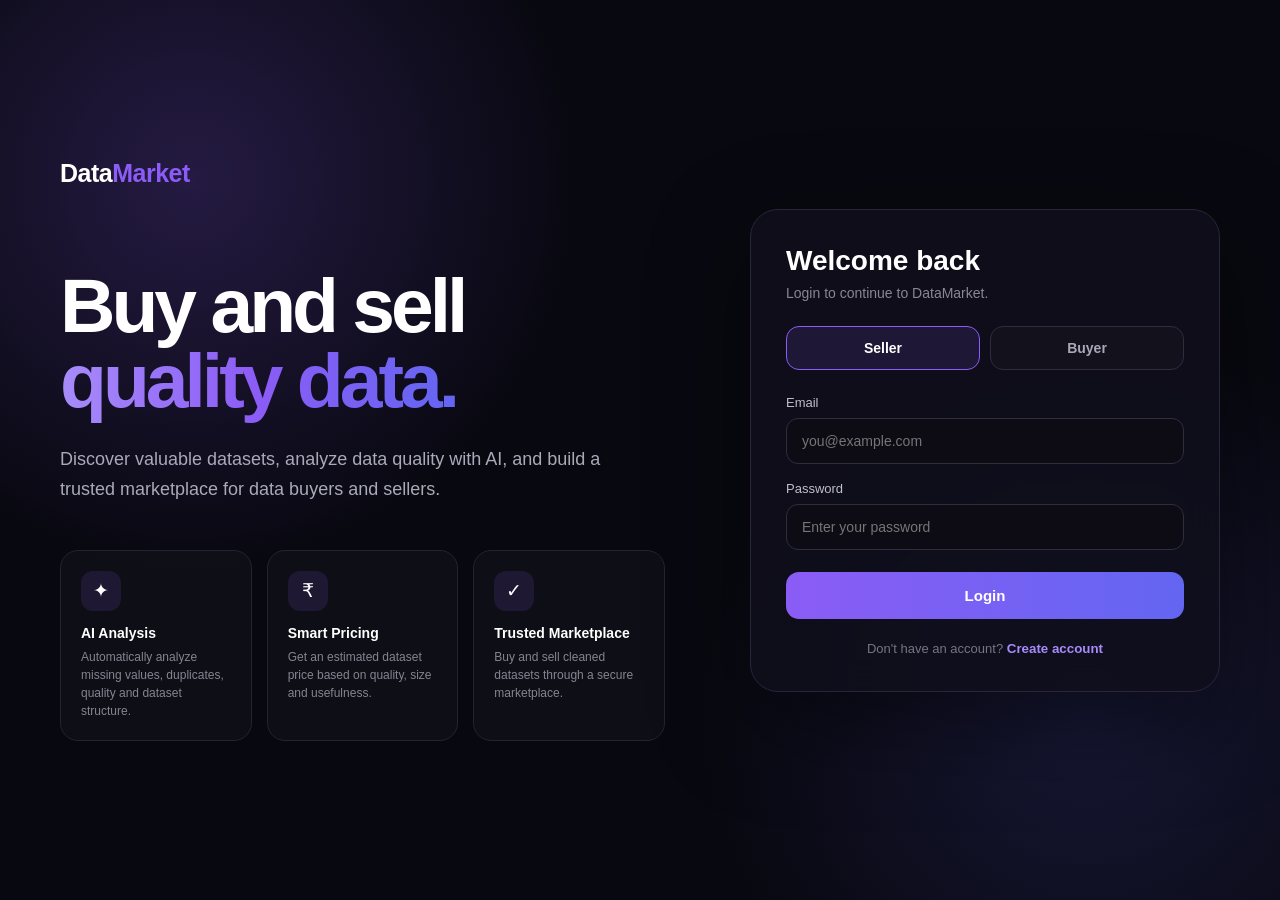
<file: frontend/index.html>
<!DOCTYPE html>
<html lang="en">
<head>
<meta charset="UTF-8">
<meta name="viewport" content="width=device-width, initial-scale=1.0">
<title>DataMarket | Login</title>

<style>
* {
    margin: 0;
    padding: 0;
    box-sizing: border-box;
}

body {
    font-family: Inter, Arial, sans-serif;
    min-height: 100vh;
    background:
        radial-gradient(circle at 15% 20%, rgba(139,92,246,.22), transparent 30%),
        radial-gradient(circle at 85% 80%, rgba(99,102,241,.16), transparent 30%),
        #080810;
    color: #fff;
}

.container {
    min-height: 100vh;
    display: grid;
    grid-template-columns: 1.1fr .9fr;
    gap: 60px;
    max-width: 1250px;
    margin: auto;
    padding: 45px;
    align-items: center;
}

/* LEFT */
.brand {
    font-size: 25px;
    font-weight: 800;
    margin-bottom: 80px;
    letter-spacing: -.5px;
}

.brand span {
    color: #8b5cf6;
}

.hero h1 {
    font-size: clamp(45px, 6vw, 78px);
    line-height: .98;
    letter-spacing: -4px;
    max-width: 650px;
    margin-bottom: 25px;
}

.hero h1 span {
    background: linear-gradient(90deg,#a78bfa,#8b5cf6,#6366f1);
    -webkit-background-clip: text;
    color: transparent;
}

.hero p {
    color: #aaa9b8;
    font-size: 18px;
    line-height: 1.7;
    max-width: 570px;
}

.features {
    display: grid;
    grid-template-columns: repeat(3,1fr);
    gap: 15px;
    margin-top: 45px;
    max-width: 650px;
}

.feature {
    padding: 20px;
    border: 1px solid #252333;
    border-radius: 18px;
    background: rgba(255,255,255,.025);
}

.feature-icon {
    width: 40px;
    height: 40px;
    display: grid;
    place-items: center;
    border-radius: 12px;
    background: rgba(139,92,246,.13);
    margin-bottom: 14px;
    font-size: 19px;
}

.feature h3 {
    font-size: 14px;
    margin-bottom: 7px;
}

.feature p {
    font-size: 12px;
    line-height: 1.5;
    color: #858492;
}

/* AUTH CARD */
.auth-card {
    width: 100%;
    max-width: 470px;
    margin-left: auto;
    padding: 35px;
    border: 1px solid #29263a;
    border-radius: 28px;
    background: rgba(16,15,27,.86);
    box-shadow: 0 30px 100px rgba(0,0,0,.45);
    backdrop-filter: blur(18px);
}

.auth-card h2 {
    font-size: 28px;
    margin-bottom: 8px;
}

.subtitle {
    color: #898795;
    font-size: 14px;
    margin-bottom: 25px;
}

/* ROLE */
.roles {
    display: grid;
    grid-template-columns: 1fr 1fr;
    gap: 10px;
    margin-bottom: 25px;
}

.role-btn {
    border: 1px solid #302c40;
    background: #12111c;
    color: #aaa8b7;
    border-radius: 13px;
    padding: 13px;
    cursor: pointer;
    font-size: 14px;
    font-weight: 700;
    transition: .2s;
}

.role-btn:hover {
    border-color: #7651d8;
}

.role-btn.active {
    color: #fff;
    border-color: #8b5cf6;
    background: rgba(139,92,246,.13);
}

/* FORMS */
.form {
    display: none;
}

.form.active {
    display: block;
}

.field {
    margin-bottom: 17px;
}

.field label {
    display: block;
    font-size: 13px;
    color: #c1bfcc;
    margin-bottom: 8px;
}

.field input {
    width: 100%;
    padding: 14px 15px;
    border-radius: 12px;
    border: 1px solid #302d3d;
    outline: none;
    background: #0d0c15;
    color: white;
    font-size: 14px;
    transition: .2s;
}

.field input:focus {
    border-color: #8b5cf6;
    box-shadow: 0 0 0 3px rgba(139,92,246,.10);
}

.primary-btn {
    width: 100%;
    border: 0;
    border-radius: 13px;
    padding: 15px;
    background: linear-gradient(90deg,#8b5cf6,#6366f1);
    color: white;
    font-size: 15px;
    font-weight: 800;
    cursor: pointer;
    margin-top: 5px;
    transition: .2s;
}

.primary-btn:hover {
    transform: translateY(-1px);
    box-shadow: 0 10px 30px rgba(99,102,241,.25);
}

.switch {
    text-align: center;
    color: #777584;
    font-size: 13px;
    margin-top: 22px;
}

.switch button {
    border: 0;
    background: none;
    color: #a78bfa;
    cursor: pointer;
    font-weight: 700;
}

.message {
    display: none;
    padding: 11px 13px;
    border-radius: 10px;
    margin-bottom: 17px;
    font-size: 13px;
}

.message.error {
    display: block;
    background: rgba(239,68,68,.10);
    border: 1px solid rgba(239,68,68,.25);
    color: #fca5a5;
}

.message.success {
    display: block;
    background: rgba(34,197,94,.10);
    border: 1px solid rgba(34,197,94,.25);
    color: #86efac;
}

/* RESPONSIVE */
@media (max-width: 900px) {
    .container {
        grid-template-columns: 1fr;
        padding: 30px 20px;
    }

    .brand {
        margin-bottom: 45px;
    }

    .auth-card {
        margin: 0 auto;
    }
}

@media (max-width: 550px) {
    .features {
        grid-template-columns: 1fr;
    }

    .hero h1 {
        font-size: 48px;
        letter-spacing: -2px;
    }

    .auth-card {
        padding: 25px;
    }
}
</style>
</head>

<body>

<div class="container">

    <!-- LEFT SIDE -->
    <section>
        <div class="brand">
            Data<span>Market</span>
        </div>

        <div class="hero">
            <h1>
                Buy and sell
                <span>quality data.</span>
            </h1>

            <p>
                Discover valuable datasets, analyze data quality with AI,
                and build a trusted marketplace for data buyers and sellers.
            </p>
        </div>

        <div class="features">

            <div class="feature">
                <div class="feature-icon">✦</div>
                <h3>AI Analysis</h3>
                <p>
                    Automatically analyze missing values, duplicates,
                    quality and dataset structure.
                </p>
            </div>

            <div class="feature">
                <div class="feature-icon">₹</div>
                <h3>Smart Pricing</h3>
                <p>
                    Get an estimated dataset price based on quality,
                    size and usefulness.
                </p>
            </div>

            <div class="feature">
                <div class="feature-icon">✓</div>
                <h3>Trusted Marketplace</h3>
                <p>
                    Buy and sell cleaned datasets through a secure
                    marketplace.
                </p>
            </div>

        </div>
    </section>

    <!-- AUTH -->
    <section class="auth-card">

        <h2 id="authTitle">Welcome back</h2>

        <div class="subtitle" id="authSubtitle">
            Login to continue to DataMarket.
        </div>

        <!-- ROLE -->
        <div class="roles">
            <button
                class="role-btn active"
                id="sellerRole"
                type="button"
                onclick="setRole('seller')">
                Seller
            </button>


            <button
                class="role-btn"
                id="buyerRole"
                type="button"
                onclick="setRole('buyer')">
                Buyer
            </button>
        </div>

        <div id="message" class="message"></div>
    

        <!-- LOGIN -->
        <form id="loginForm" class="form active">

            <div class="field">
                <label>Email</label>
                <input
                    id="loginEmail"
                    type="text"
                    placeholder="you@example.com"
                    required>
            </div>

            <div class="field">
                <label>Password</label>
                <input
                    id="loginPassword"
                    type="password"
                    placeholder="Enter your password"
                    required>
            </div>

            <button class="primary-btn" type="submit">
                Login
            </button>

            <div class="switch">
                Don't have an account?
                <button type="button" onclick="showRegister()">
                    Create account
                </button>
            </div>

        </form>

        <!-- REGISTER -->
        <form id="registerForm" class="form">

            <div class="field">
                <label>Name</label>
                <input
                    id="registerName"
                    type="text"
                    placeholder="Your name"
                    required>
            </div>

            <div class="field">
                <label>Email</label>
                <input
                    id="registerEmail"
                    type="text"
                    placeholder="you@example.com"
                    required>
            </div>

            <div class="field">
                <label>Password</label>
                <input
                    id="registerPassword"
                    type="password"
                    placeholder="Create a password"
                    minlength="6"
                    required>
            </div>

            <button class="primary-btn" type="submit">
                Create Account
            </button>

            <div class="switch">
                Already have an account?
                <button type="button" onclick="showLogin()">
                    Login
                </button>
            </div>

        </form>

    </section>

</div>

<script>
const API = "http://127.0.0.1:8000";

let selectedRole = "seller";

function setRole(role) {

    selectedRole = role;

    document.getElementById("sellerRole")
        .classList.toggle("active", role === "seller");

    document.getElementById("buyerRole")
        .classList.toggle("active", role === "buyer");

    clearMessage();
}

function showRegister() {

    document.getElementById("loginForm")
        .classList.remove("active");

    document.getElementById("registerForm")
        .classList.add("active");

    document.getElementById("authTitle").textContent =
        "Create your account";

    document.getElementById("authSubtitle").textContent =
        "Join DataMarket as a seller or buyer.";

    clearMessage();
}

function showLogin() {

    document.getElementById("registerForm")
        .classList.remove("active");

    document.getElementById("loginForm")
        .classList.add("active");

    document.getElementById("authTitle").textContent =
        "Welcome back";

    document.getElementById("authSubtitle").textContent =
        "Login to continue to DataMarket.";

    clearMessage();
}

function showMessage(message, type = "error") {

    const box = document.getElementById("message");

    box.textContent = message;
    box.className = "message " + type;
}

function clearMessage() {

    const box = document.getElementById("message");

    box.textContent = "";
    box.className = "message";
}


/* LOGIN */
document.getElementById("loginForm")
.addEventListener("submit", async function(e) {

    e.preventDefault();

    clearMessage();

    const email =
        document.getElementById("loginEmail").value.trim();

    const password =
        document.getElementById("loginPassword").value;

    if (!email || !password) {
        showMessage("Please enter email and password.");
        return;
    }

    try {

        const response = await fetch(API + "/login", {
            method: "POST",
            headers: {
                "Content-Type": "application/json"
            },
            body: JSON.stringify({
                email: email,
                password: password,
                role: selectedRole
            })
        });

        const data = await response.json();

        if (!response.ok) {
            throw new Error(
                data.detail || "Login failed."
            );
        }

        const token =
            data.token ||
            data.access_token ||
            data.accessToken;

        if (!token) {
            throw new Error(
                "Login successful but server did not return a token."
            );
        }

        localStorage.setItem("authToken", token);
        localStorage.setItem("access_token", token);
        localStorage.setItem("role", selectedRole);

        if (data.user) {
            localStorage.setItem(
                "user",
                JSON.stringify(data.user)
            );
        }

        showMessage(
            "Login successful. Redirecting...",
            "success"
        );

      if (selectedRole === "seller") {
    window.location.assign("./seller.html");
} else {
    window.location.assign("./buyer.html");
}

    } catch (error) {

        showMessage(
            error.message || "Unable to connect to server."
        );

    }

});


/* REGISTER */
document.getElementById("registerForm")
.addEventListener("submit", async function(e) {

    e.preventDefault();

    clearMessage();

    const name =
        document.getElementById("registerName").value.trim();

    const email =
        document.getElementById("registerEmail").value.trim();

    const password =
        document.getElementById("registerPassword").value;

    if (!name || !email || !password) {
        showMessage("Please fill all fields.");
        return;
    }

    if (password.length < 6) {
        showMessage(
            "Password must be at least 6 characters."
        );
        return;
    }

    try {

        const response = await fetch(API + "/register", {
            method: "POST",
            headers: {
                "Content-Type": "application/json"
            },
            body: JSON.stringify({
                name: name,
                email: email,
                password: password,
                role: selectedRole
            })
        });

        const data = await response.json();

        if (!response.ok) {
            throw new Error(
                data.detail || "Registration failed."
            );
        }

        showMessage(
            "Account created successfully. Please login.",
            "success"
        );

        document.getElementById("loginEmail").value = email;
        document.getElementById("loginPassword").value = "";

        setTimeout(function() {
            showLogin();
        }, 700);

    } catch (error) {

        showMessage(
            error.message || "Unable to connect to server."
        );

    }

});
</script>

</body>
</html>
</file>
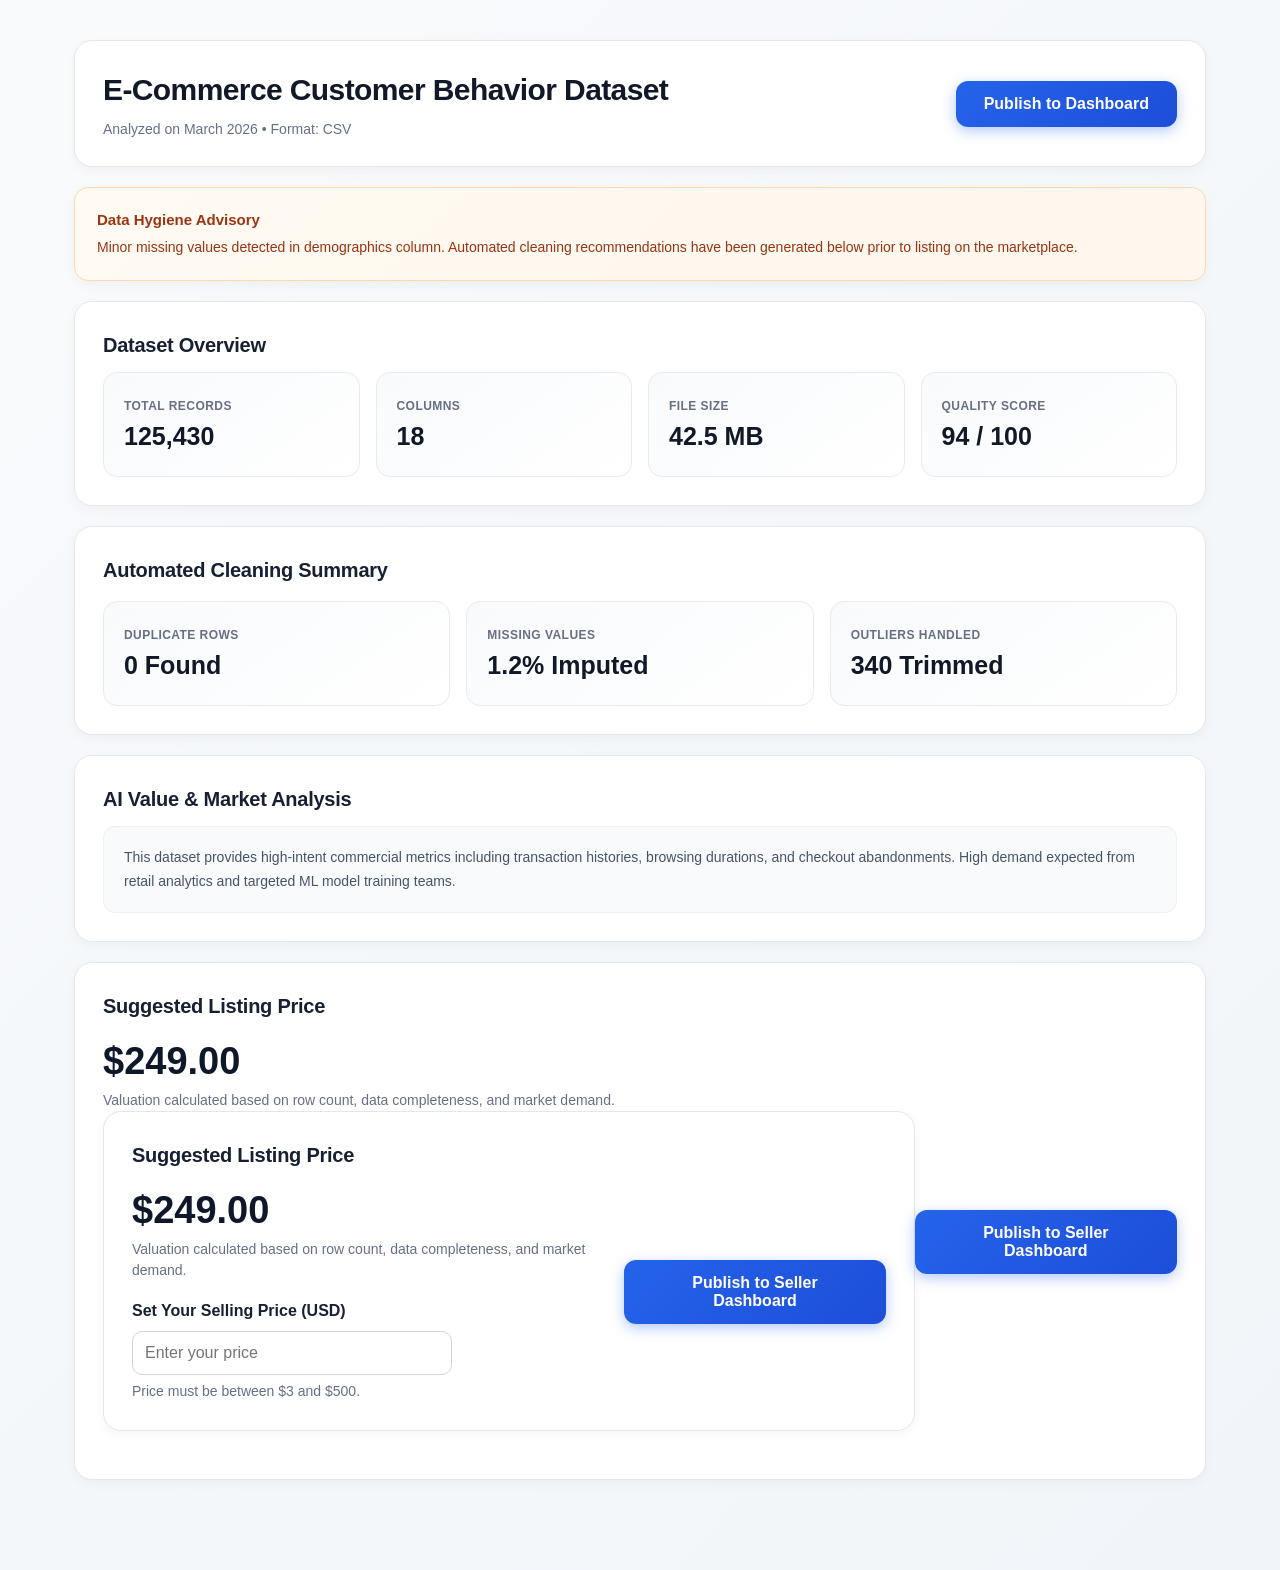
<file: frontend/analysis.html>
<!DOCTYPE html>
<html lang="en">
<head>
  <meta charset="UTF-8">
  <meta name="viewport" content="width=device-width, initial-scale=1.0">
  <title>DataMarket | Dataset Analysis</title>
  <style>
    /* =========================================================
       GLOBAL & RESET
    ========================================================= */
    * {
      box-sizing: border-box;
      margin: 0;
      padding: 0;
    }

    html {
      scroll-behavior: smooth;
    }

    body {
      font-family: Inter, -apple-system, BlinkMacSystemFont, "Segoe UI", Arial, sans-serif;
      background: linear-gradient(135deg, #f8fafc 0%, #f1f5f9 100%);
      color: #172033;
      line-height: 1.5;
      min-height: 100vh;
    }

    /* =========================================================
       CONTAINER & CARDS
    ========================================================= */
    .container {
      width: 100%;
      max-width: 1180px;
      margin: 0 auto;
      padding: 40px 24px 70px;
    }

    .card {
      background: #ffffff;
      border: 1px solid #e5e7eb;
      border-radius: 18px;
      padding: 28px;
      margin-bottom: 20px;
      box-shadow: 0 4px 12px rgba(15, 23, 42, 0.035);
      transition: box-shadow 0.2s ease, border-color 0.2s ease;
    }

    .card:hover {
      border-color: #dbe1ea;
      box-shadow: 0 10px 28px rgba(15, 23, 42, 0.06);
    }

    /* =========================================================
       HEADER & TYPOGRAPHY
    ========================================================= */
    .header {
      display: flex;
      justify-content: space-between;
      align-items: center;
      gap: 24px;
      padding: 26px 28px;
    }

    .header h1 {
      font-size: 30px;
      font-weight: 750;
      letter-spacing: -0.6px;
      color: #111827;
      margin-bottom: 7px;
    }

    .muted {
      color: #667085;
      font-size: 14px;
    }

    h2 {
      font-size: 20px;
      font-weight: 700;
      color: #172033;
      letter-spacing: -0.25px;
      margin-bottom: 12px;
    }

    /* =========================================================
       WARNING BOX
    ========================================================= */
    .warning {
      background: linear-gradient(135deg, #fffaf2, #fff7ed);
      border: 1px solid #fed7aa;
      color: #9a3412;
      padding: 20px 22px;
      border-radius: 14px;
    }

    .warning strong {
      font-size: 15px;
    }

    .warning p {
      color: #9a3412;
      font-size: 14px;
      line-height: 1.7;
      margin-top: 4px;
    }

    /* =========================================================
       STATS & CLEANING GRID
    ========================================================= */
    .stats {
      display: grid;
      grid-template-columns: repeat(4, minmax(0, 1fr));
      gap: 16px;
    }

    .stat, .clean-item {
      background: linear-gradient(145deg, #f8fafc, #ffffff);
      border: 1px solid #e7ebf0;
      padding: 20px;
      border-radius: 14px;
      min-height: 105px;
      display: flex;
      flex-direction: column;
      justify-content: center;
      transition: transform 0.2s ease, box-shadow 0.2s ease, border-color 0.2s ease;
    }

    .stat:hover, .clean-item:hover {
      transform: translateY(-2px);
      border-color: #d9dee8;
      box-shadow: 0 8px 20px rgba(15, 23, 42, 0.05);
    }

    .stat span, .clean-item span {
      color: #667085;
      font-size: 12px;
      font-weight: 600;
      text-transform: uppercase;
      letter-spacing: 0.45px;
      margin-bottom: 6px;
    }

    .stat strong, .clean-item strong {
      display: block;
      font-size: 25px;
      line-height: 1.2;
      color: #111827;
      font-weight: 750;
    }

    .cleaning-grid {
      display: grid;
      grid-template-columns: repeat(3, minmax(0, 1fr));
      gap: 16px;
      margin-top: 16px;
    }

    /* =========================================================
       AI ANALYSIS & PRICING
    ========================================================= */
    .analysis {
      line-height: 1.75;
      margin-top: 12px;
      color: #475467;
      font-size: 14px;
    }

    #aiAnalysis {
      background: #f8fafc;
      border: 1px solid #edf0f4;
      border-radius: 12px;
      padding: 18px 20px;
      color: #475467;
    }

    .price-container {
      display: flex;
      justify-content: space-between;
      align-items: center;
      margin-top: 10px;
    }

    .price {
      font-size: 38px;
      font-weight: 800;
      color: #0f172a;
    }

    .publish-btn {
      background: linear-gradient(135deg, #2563eb, #1d4ed8);
      color: #ffffff;
      border: none;
      padding: 14px 28px;
      font-size: 16px;
      font-weight: 600;
      border-radius: 12px;
      cursor: pointer;
      box-shadow: 0 4px 14px rgba(37, 99, 235, 0.35);
      transition: all 0.2s ease;
    }

    .publish-btn:hover {
      background: linear-gradient(135deg, #1d4ed8, #1e40af);
      box-shadow: 0 6px 20px rgba(37, 99, 235, 0.45);
      transform: translateY(-1px);
    }

    /* Responsive scaling */
    @media (max-width: 768px) {
      .stats { grid-template-columns: repeat(2, 1fr); }
      .cleaning-grid { grid-template-columns: 1fr; }
      .header { flex-direction: column; align-items: flex-start; }
      .price-container { flex-direction: column; align-items: flex-start; gap: 16px; }
    }
  </style>
</head>
<body>

  <div class="container">
    
    <!-- HEADER CARD -->
    <div class="card header">
      <div>
        <h1 id="datasetTitle">E-Commerce Customer Behavior Dataset</h1>
        <p class="muted" id="datasetMeta">Analyzed on March 2026 • Format: CSV</p>
      </div>
      <div>
        <button class="publish-btn" onclick="publishDataset()">Publish to Dashboard</button>
      </div>
    </div>

    <!-- QUALITY WARNING -->
    <div class="card warning">
      <strong>Data Hygiene Advisory</strong>
      <p id="warningText">Minor missing values detected in demographics column. Automated cleaning recommendations have been generated below prior to listing on the marketplace.</p>
    </div>

    <!-- METRICS GRID -->
    <div class="card">
      <h2>Dataset Overview</h2>
      <div class="stats">
        <div class="stat">
          <span>Total Records</span>
          <strong id="totalRows">125,430</strong>
        </div>
        <div class="stat">
          <span>Columns</span>
          <strong id="totalCols">18</strong>
        </div>
        <div class="stat">
          <span>File Size</span>
          <strong id="fileSize">42.5 MB</strong>
        </div>
        <div class="stat">
          <span>Quality Score</span>
          <strong id="qualityScore">94 / 100</strong>
        </div>
      </div>
    </div>

    <!-- DATA CLEANING -->
    <div class="card">
      <h2>Automated Cleaning Summary</h2>
      <div class="cleaning-grid">
        <div class="clean-item">
          <span>Duplicate Rows</span>
          <strong id="duplicates">0 Found</strong>
        </div>
        <div class="clean-item">
          <span>Missing Values</span>
          <strong id="missingValues">1.2% Imputed</strong>
        </div>
        <div class="clean-item">
          <span>Outliers Handled</span>
          <strong id="outliers">340 Trimmed</strong>
        </div>
      </div>
    </div>

    <!-- AI ANALYSIS -->
    <div class="card">
      <h2>AI Value & Market Analysis</h2>
      <div id="aiAnalysis" class="analysis">
        This dataset provides high-intent commercial metrics including transaction histories, browsing durations, and checkout abandonments. High demand expected from retail analytics and targeted ML model training teams.
      </div>
    </div>

    <!-- PRICING & PUBLISH -->
    <div class="card">
      <h2>Suggested Listing Price</h2>
      <div class="price-container">
        <div>
          <div class="price" id="recommendedPrice">$249.00</div>
          <p class="muted">Valuation calculated based on row count, data completeness, and market demand.</p>
          <div class="card">
            <h2>Suggested Listing Price</h2>
                    
            <div class="price-container">
              <div>
                <div class="price" id="recommendedPrice">$249.00</div>
                <p class="muted">Valuation calculated based on row count, data completeness, and market demand.</p>
              
                <!-- Seller price input: yahan add kiya hai -->
                <div style="margin-top: 18px;">
                  <label for="sellerPrice" style="display:block; font-weight:600; margin-bottom:8px;">
                    Set Your Selling Price (USD)
                  </label>
                
                  <input
                    type="number"
                    id="sellerPrice"
                    min="3"
                    max="500"
                    step="0.01"
                    placeholder="Enter your price"
                    style="width:100%; max-width:320px; padding:12px; border:1px solid #d1d5db; border-radius:10px; font-size:16px;"
                  >
                
                  <p class="muted" style="margin-top:6px;">Price must be between $3 and $500.</p>
                </div>
              </div>
            
              <button class="publish-btn" onclick="publishDataset()">Publish to Seller Dashboard</button>
            </div>
          </div>
        </div>
        <button class="publish-btn" onclick="publishDataset()">Publish to Seller Dashboard</button>
      </div>
    </div>

  </div>

  <script>
    // Sample Data Setup
    // const datasetData = {
    //   id: "ds_" + Date.now(),
    //   title: "E-Commerce Customer Behavior Dataset",
    //   meta: "Analyzed on March 2026 • Format: CSV",
    //   rows: "125,430",
    //   cols: "18",
    //   size: "42.5 MB",
    //   score: "94 / 100",
    //   price: "$249.00",
    //   status: "Published",
    //   dateAdded: new Date().toLocaleDateString()
    // };

    async function publishDataset() {
  const token =
    localStorage.getItem("access_token") ||
    localStorage.getItem("authToken");

  if (!token) {
    alert("Please login as the seller first.");
    return;
  }

  // Get the real dataset saved by the upload/analysis flow
  let dataset = null;

  try {
    const saved =
      sessionStorage.getItem("analysisResult") ||
      localStorage.getItem("analysisResult");

    if (saved) {
      const parsed = JSON.parse(saved);
      dataset = parsed.dataset || parsed;
    }
  } catch (error) {
    console.error("Could not read analysis dataset:", error);
  }

  if (!dataset || !dataset.id) {
    alert(
      "Real dataset ID not found. Open Analysis from your uploaded dataset and try again."
    );
    return;
  }

  const priceText = document.getElementById("sellerPrice").value.trim();

if (!priceText) {
  alert("Please enter your selling price.");
  document.getElementById("sellerPrice").focus();
  return;
}

const price = Number(priceText);

if (!Number.isFinite(price) || price < 3 || price > 500) {
  alert("Price must be between $3 and $500.");
  return;
}

  

  

  if (!confirm(`Publish this dataset for $${price.toFixed(2)}?`)) {
    return;
  }

  try {
    const response = await fetch(
      `http://127.0.0.1:8000/publish-dataset/${encodeURIComponent(dataset.id)}`,
      {
        method: "POST",
        headers: {
          "Authorization": `Bearer ${token}`,
          "Content-Type": "application/json"
        },
        body: JSON.stringify({
          seller_price: price
        })
      }
    );

    const data = await response.json().catch(() => ({}));

    if (!response.ok) {
      throw new Error(
        data.detail || `Publish failed (${response.status})`
      );
    }

    alert("Dataset published successfully!");
    window.location.href = "seller.html";

  } catch (error) {
    console.error("Publish error:", error);
    alert(error.message || "Unable to publish dataset.");
  }
}
  </script>

</body>
</html>
</file>
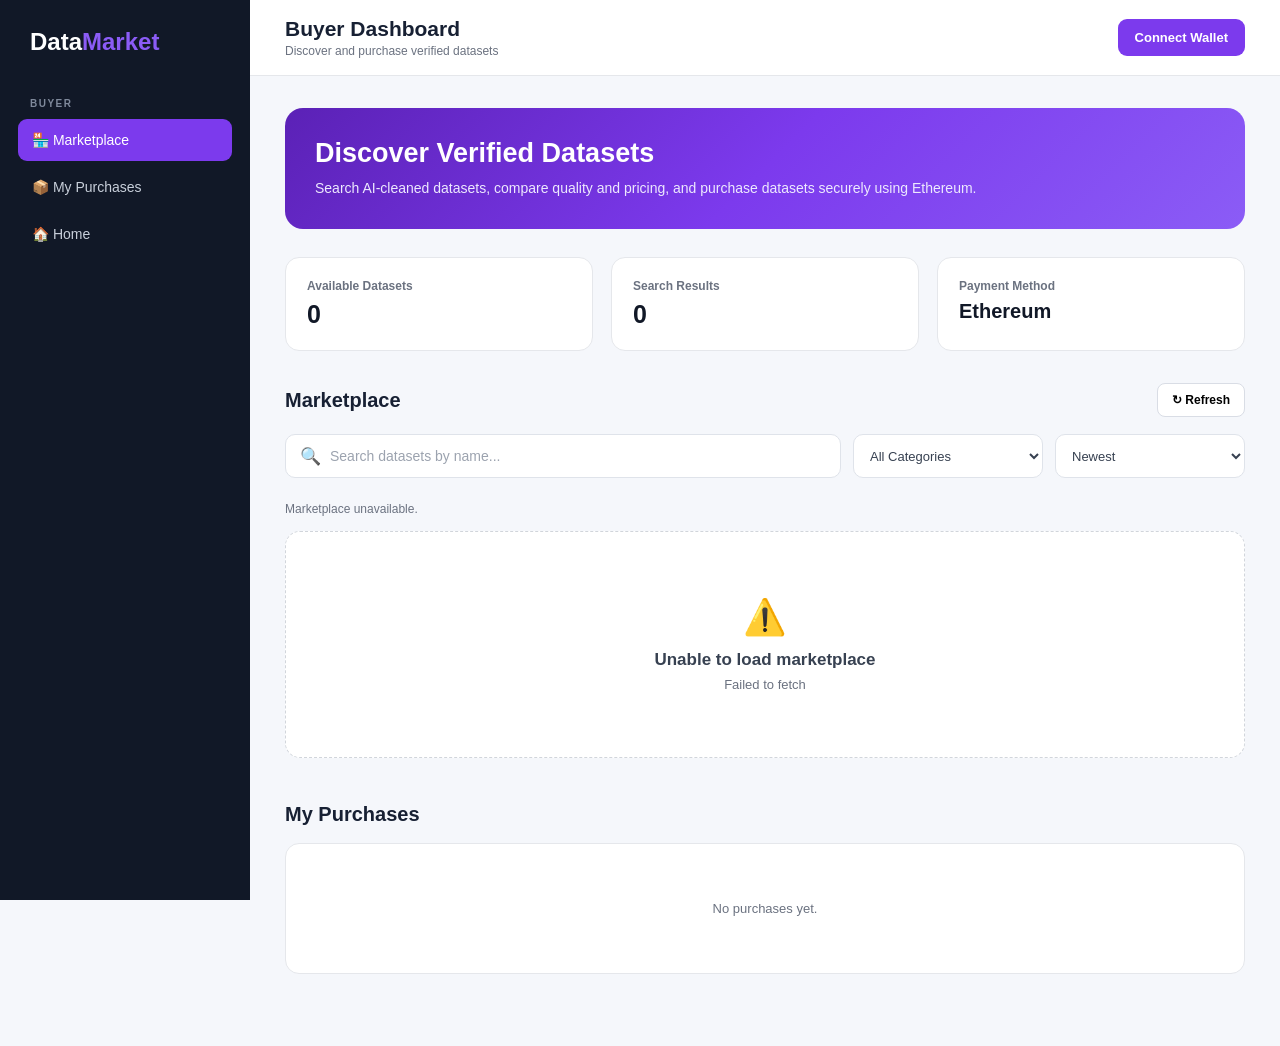
<file: frontend/buyer.html>
<!DOCTYPE html>
<html lang="en">
<head>

<meta charset="UTF-8">
<meta name="viewport" content="width=device-width, initial-scale=1.0">

<title>DataMarket - Buyer Dashboard</title>

<style>

/* =========================================================
   RESET
========================================================= */

* {
    margin: 0;
    padding: 0;
    box-sizing: border-box;
}

body {
    font-family: Inter, Arial, Helvetica, sans-serif;
    background: #f5f7fb;
    color: #172033;
}


/* =========================================================
   SIDEBAR
========================================================= */

.sidebar {
    position: fixed;
    left: 0;
    top: 0;
    width: 250px;
    height: 100vh;
    background: #111827;
    color: white;
    padding: 28px 18px;
    z-index: 100;
}

.logo {
    font-size: 24px;
    font-weight: 800;
    padding: 0 12px;
    margin-bottom: 42px;
}

.logo span {
    color: #8b5cf6;
}

.nav-title {
    font-size: 10px;
    letter-spacing: 1.5px;
    color: #7f899b;
    font-weight: 800;
    padding: 0 12px;
    margin-bottom: 10px;
}

.nav-item {
    display: block;
    text-decoration: none;
    color: #c8cfda;
    padding: 13px 14px;
    margin-bottom: 5px;
    border-radius: 9px;
    font-size: 14px;
    transition: 0.2s;
}

.nav-item:hover {
    background: #1f2937;
    color: white;
}

.nav-item.active {
    background: #7c3aed;
    color: white;
}


/* =========================================================
   MAIN
========================================================= */

.main {
    margin-left: 250px;
    min-height: 100vh;
}


/* =========================================================
   TOPBAR
========================================================= */

.topbar {
    height: 76px;
    background: white;
    border-bottom: 1px solid #e5e7eb;
    padding: 0 35px;

    display: flex;
    align-items: center;
    justify-content: space-between;
}

.topbar-title h1 {
    font-size: 21px;
    font-weight: 800;
}

.topbar-title p {
    font-size: 12px;
    color: #6b7280;
    margin-top: 3px;
}

.wallet-area {
    display: flex;
    align-items: center;
    gap: 10px;
}

.wallet-status {
    display: none;
    background: #ecfdf5;
    color: #047857;
    border: 1px solid #a7f3d0;
    padding: 9px 12px;
    border-radius: 8px;
    font-size: 11px;
    font-weight: 800;
}

.wallet-button {
    border: none;
    background: #7c3aed;
    color: white;
    padding: 11px 17px;
    border-radius: 9px;
    cursor: pointer;
    font-weight: 800;
    font-size: 13px;
}

.wallet-button:hover {
    background: #6d28d9;
}


/* =========================================================
   CONTENT
========================================================= */

.content {
    padding: 32px 35px;
}


/* =========================================================
   HERO
========================================================= */

.hero {
    background: linear-gradient(
        135deg,
        #5b21b6,
        #7c3aed,
        #8b5cf6
    );

    color: white;
    padding: 30px;
    border-radius: 18px;
    margin-bottom: 28px;
}

.hero h2 {
    font-size: 27px;
    margin-bottom: 8px;
}

.hero p {
    color: #ede9fe;
    max-width: 680px;
    font-size: 14px;
    line-height: 1.6;
}


/* =========================================================
   STATS
========================================================= */

.stats {
    display: grid;
    grid-template-columns: repeat(3, 1fr);
    gap: 18px;
    margin-bottom: 32px;
}

.stat-card {
    background: white;
    border: 1px solid #e5e7eb;
    border-radius: 14px;
    padding: 21px;
}

.stat-label {
    color: #6b7280;
    font-size: 12px;
    font-weight: 600;
    margin-bottom: 7px;
}

.stat-value {
    font-size: 25px;
    font-weight: 900;
    color: #111827;
}


/* =========================================================
   SECTION HEADER
========================================================= */

.section-header {
    display: flex;
    align-items: center;
    justify-content: space-between;
    margin-bottom: 17px;
}

.section-header h2 {
    font-size: 20px;
}

.refresh-button {
    background: white;
    border: 1px solid #d9dde5;
    padding: 9px 14px;
    border-radius: 8px;
    cursor: pointer;
    font-size: 12px;
    font-weight: 700;
}

.refresh-button:hover {
    border-color: #7c3aed;
    color: #7c3aed;
}


/* =========================================================
   SEARCH + FILTERS
========================================================= */

.marketplace-tools {
    display: grid;
    grid-template-columns: 1fr 190px 190px;
    gap: 12px;
    margin-bottom: 24px;
}

.search-box {
    background: white;
    border: 1px solid #dfe3ea;
    border-radius: 10px;

    display: flex;
    align-items: center;

    padding: 0 14px;

    transition: 0.2s;
}

.search-box:focus-within {
    border-color: #8b5cf6;
    box-shadow: 0 0 0 3px rgba(124,58,237,0.08);
}

.search-icon {
    font-size: 17px;
    margin-right: 9px;
}

.search-input {
    width: 100%;
    border: none;
    outline: none;
    background: transparent;
    padding: 13px 0;
    font-size: 14px;
    color: #111827;
}

.search-input::placeholder {
    color: #9ca3af;
}

.filter-select {
    width: 100%;
    border: 1px solid #dfe3ea;
    background: white;
    border-radius: 10px;
    padding: 0 12px;
    outline: none;
    font-size: 13px;
    color: #374151;
    cursor: pointer;
}

.filter-select:focus {
    border-color: #8b5cf6;
}


/* =========================================================
   RESULT INFO
========================================================= */

.result-info {
    color: #6b7280;
    font-size: 12px;
    margin-bottom: 15px;
}


/* =========================================================
   DATASET GRID
========================================================= */

.datasets {
    display: grid;
    grid-template-columns: repeat(3, minmax(0, 1fr));
    gap: 20px;
}


/* =========================================================
   DATASET CARD
========================================================= */

.dataset-card {
    background: white;
    border: 1px solid #e5e7eb;
    border-radius: 15px;
    padding: 21px;

    transition:
        transform 0.2s,
        box-shadow 0.2s,
        border-color 0.2s;
}

.dataset-card:hover {
    transform: translateY(-3px);
    border-color: #ddd6fe;
    box-shadow: 0 10px 30px rgba(15,23,42,0.08);
}

.dataset-icon {
    width: 45px;
    height: 45px;

    display: flex;
    align-items: center;
    justify-content: center;

    background: #ede9fe;
    color: #6d28d9;

    border-radius: 10px;

    font-size: 11px;
    font-weight: 900;

    margin-bottom: 15px;
}

.dataset-name {
    font-size: 17px;
    font-weight: 850;
    color: #111827;

    white-space: nowrap;
    overflow: hidden;
    text-overflow: ellipsis;

    margin-bottom: 7px;
}

.dataset-description {
    color: #6b7280;
    font-size: 12px;
    line-height: 1.55;

    height: 39px;
    overflow: hidden;

    margin-bottom: 15px;
}


/* =========================================================
   TAGS
========================================================= */

.tags {
    display: flex;
    flex-wrap: wrap;
    gap: 6px;
    margin-bottom: 17px;
}

.tag {
    background: #f3f4f6;
    color: #4b5563;

    padding: 5px 8px;

    border-radius: 6px;

    font-size: 10px;
    font-weight: 700;
}


/* =========================================================
   QUALITY
========================================================= */

.quality {
    margin-bottom: 18px;
}

.quality-header {
    display: flex;
    justify-content: space-between;

    font-size: 11px;

    margin-bottom: 6px;
}

.quality-header span {
    color: #6b7280;
}

.quality-header strong {
    color: #059669;
}

.quality-bar {
    width: 100%;
    height: 6px;

    background: #e5e7eb;

    border-radius: 10px;

    overflow: hidden;
}

.quality-fill {
    height: 100%;
    background: #10b981;
    border-radius: 10px;
}


/* =========================================================
   PRICE
========================================================= */

.price-box {
    background: #faf8ff;
    border: 1px solid #e9d5ff;

    border-radius: 10px;

    padding: 13px;

    margin-bottom: 13px;
}

.price-label {
    color: #6b7280;
    font-size: 10px;
    font-weight: 700;
    margin-bottom: 3px;
}

.price {
    color: #6d28d9;
    font-size: 23px;
    font-weight: 900;
}

.price-note {
    color: #9ca3af;
    font-size: 10px;
    margin-top: 2px;
}


/* =========================================================
   BUTTONS
========================================================= */

.buy-button {
    width: 100%;

    border: none;
    background: #111827;
    color: white;

    padding: 12px;

    border-radius: 9px;

    cursor: pointer;

    font-size: 12px;
    font-weight: 800;

    transition: 0.2s;
}

.buy-button:hover {
    background: #7c3aed;
}

.details-button {
    width: 100%;

    margin-top: 8px;

    border: 1px solid #dfe3ea;
    background: white;
    color: #374151;

    padding: 10px;

    border-radius: 9px;

    cursor: pointer;

    font-size: 11px;
    font-weight: 800;
}

.details-button:hover {
    border-color: #8b5cf6;
    color: #7c3aed;
}


/* =========================================================
   EMPTY STATE
========================================================= */

.empty {
    grid-column: 1 / -1;

    background: white;

    border: 1px dashed #d1d5db;

    border-radius: 15px;

    padding: 65px 20px;

    text-align: center;
}

.empty-icon {
    font-size: 35px;
    margin-bottom: 12px;
}

.empty h3 {
    color: #374151;
    font-size: 17px;
    margin-bottom: 7px;
}

.empty p {
    color: #6b7280;
    font-size: 13px;
}


/* =========================================================
   PURCHASES
========================================================= */

.purchases-section {
    margin-top: 45px;
    padding-bottom: 40px;
}

.purchase-box {
    background: white;
    border: 1px solid #e5e7eb;
    border-radius: 14px;
    padding: 22px;
}

.purchase-empty {
    text-align: center;
    padding: 35px;
    color: #6b7280;
    font-size: 13px;
}


/* =========================================================
   MODAL OVERLAY
========================================================= */

.modal-overlay {
    display: none;

    position: fixed;
    inset: 0;

    background: rgba(15,23,42,0.65);

    z-index: 1000;

    align-items: center;
    justify-content: center;

    padding: 20px;
}


/* =========================================================
   MODAL
========================================================= */

.modal {
    width: 100%;
    max-width: 500px;

    background: white;

    border-radius: 18px;

    padding: 27px;

    box-shadow: 0 25px 70px rgba(0,0,0,0.2);
}

.modal-header {
    display: flex;
    align-items: flex-start;
    justify-content: space-between;

    margin-bottom: 20px;
}

.modal-header h2 {
    font-size: 20px;
}

.close-button {
    width: 32px;
    height: 32px;

    border: none;
    background: #f3f4f6;

    border-radius: 8px;

    cursor: pointer;

    font-size: 17px;
}

.modal-subtitle {
    color: #6b7280;
    font-size: 12px;
    margin-top: 5px;
}


/* =========================================================
   DETAILS
========================================================= */

.detail-grid {
    display: grid;
    grid-template-columns: 1fr 1fr;
    gap: 10px;

    margin-bottom: 18px;
}

.detail-item {
    background: #f9fafb;
    border-radius: 9px;
    padding: 12px;
}

.detail-item span {
    display: block;
    color: #9ca3af;
    font-size: 10px;
    margin-bottom: 4px;
}

.detail-item strong {
    font-size: 12px;
    color: #111827;
}

.ai-analysis {
    background: #f5f3ff;
    border: 1px solid #ddd6fe;

    border-radius: 10px;

    padding: 14px;

    margin-bottom: 18px;
}

.ai-analysis-title {
    color: #6d28d9;
    font-size: 11px;
    font-weight: 900;

    margin-bottom: 6px;
}

.ai-analysis-text {
    color: #4b5563;
    font-size: 12px;
    line-height: 1.6;
}


/* =========================================================
   PAYMENT MODAL
========================================================= */

.payment-summary {
    background: #faf8ff;
    border: 1px solid #e9d5ff;

    border-radius: 11px;

    padding: 15px;

    margin-bottom: 17px;
}

.summary-row {
    display: flex;
    justify-content: space-between;

    padding: 7px 0;

    font-size: 12px;
}

.summary-row span {
    color: #6b7280;
}

.summary-row strong {
    color: #111827;
}

.ethereum-info {
    background: #f3f4f6;

    border-radius: 10px;

    padding: 14px;

    font-size: 11px;

    line-height: 1.6;

    margin-bottom: 20px;
}

.ethereum-info strong {
    display: block;
    color: #111827;
    margin-bottom: 4px;
}

.modal-actions {
    display: flex;
    gap: 10px;
}

.cancel-button,
.confirm-button {
    flex: 1;

    padding: 12px;

    border-radius: 9px;

    cursor: pointer;

    font-size: 12px;
    font-weight: 800;
}

.cancel-button {
    background: white;
    border: 1px solid #d1d5db;
}

.confirm-button {
    background: #7c3aed;
    color: white;
    border: none;
}

.confirm-button:hover {
    background: #6d28d9;
}


/* =========================================================
   TOAST
========================================================= */

.toast {
    display: none;

    position: fixed;

    right: 25px;
    bottom: 25px;

    max-width: 360px;

    background: #111827;
    color: white;

    padding: 14px 17px;

    border-radius: 10px;

    font-size: 12px;

    z-index: 2000;

    box-shadow: 0 10px 30px rgba(0,0,0,0.2);
}


/* =========================================================
   RESPONSIVE
========================================================= */

@media (max-width: 1150px) {

    .datasets {
        grid-template-columns: repeat(2, 1fr);
    }

}

@media (max-width: 900px) {

    .marketplace-tools {
        grid-template-columns: 1fr;
    }

    .stats {
        grid-template-columns: 1fr;
    }

}

@media (max-width: 750px) {

    .sidebar {
        position: static;
        width: 100%;
        height: auto;
    }

    .main {
        margin-left: 0;
    }

    .topbar {
        height: auto;
        padding: 17px 20px;

        gap: 15px;
        flex-wrap: wrap;
    }

    .content {
        padding: 22px 18px;
    }

    .datasets {
        grid-template-columns: 1fr;
    }

    .hero h2 {
        font-size: 22px;
    }

}

</style>

</head>


<body>


<!-- =====================================================
     SIDEBAR
===================================================== -->

<aside class="sidebar">

    <div class="logo">
        Data<span>Market</span>
    </div>

    <div class="nav-title">
        BUYER
    </div>

    <a
        href="#marketplace"
        class="nav-item active"
        onclick="showMarketplace()">

        🏪 Marketplace

    </a>

    <a
        href="#purchases"
        class="nav-item"
        onclick="scrollToPurchases()">

        📦 My Purchases

    </a>

    <a
        href="index.html"
        class="nav-item">

        🏠 Home

    </a>

</aside>



<!-- =====================================================
     MAIN
===================================================== -->

<main class="main">


<!-- =====================================================
     TOPBAR
===================================================== -->

<header class="topbar">

    <div class="topbar-title">

        <h1>
            Buyer Dashboard
        </h1>

        <p>
            Discover and purchase verified datasets
        </p>

    </div>


    <div class="wallet-area">

        <span
            id="walletStatus"
            class="wallet-status">

            ✓ Wallet Connected

        </span>

        <button
            id="walletButton"
            class="wallet-button"
            onclick="connectWallet()">

            Connect Wallet

        </button>

    </div>

</header>



<!-- =====================================================
     CONTENT
===================================================== -->

<section class="content">


<!-- =====================================================
     HERO
===================================================== -->

<div class="hero">

    <h2>
        Discover Verified Datasets
    </h2>

    <p>
        Search AI-cleaned datasets, compare quality and
        pricing, and purchase datasets securely using
        Ethereum.
    </p>

</div>



<!-- =====================================================
     STATS
===================================================== -->

<div class="stats">

    <div class="stat-card">

        <div class="stat-label">
            Available Datasets
        </div>

        <div
            id="datasetCount"
            class="stat-value">

            0

        </div>

    </div>


    <div class="stat-card">

        <div class="stat-label">
            Search Results
        </div>

        <div
            id="resultCount"
            class="stat-value">

            0

        </div>

    </div>


    <div class="stat-card">

        <div class="stat-label">
            Payment Method
        </div>

        <div
            class="stat-value"
            style="font-size:20px;">

            Ethereum

        </div>

    </div>

</div>



<!-- =====================================================
     MARKETPLACE
===================================================== -->

<div id="marketplace">

    <div class="section-header">

        <h2>
            Marketplace
        </h2>

        <button
            class="refresh-button"
            onclick="loadDatasets()">

            ↻ Refresh

        </button>

    </div>



    <!-- SEARCH -->

    <div class="marketplace-tools">


        <div class="search-box">

            <span class="search-icon">
                🔍
            </span>

            <input
                id="datasetSearch"
                class="search-input"
                type="text"
                placeholder="Search datasets by name..."
                autocomplete="off"
            >

        </div>


        <select
            id="categoryFilter"
            class="filter-select">

            <option value="all">
                All Categories
            </option>

        </select>


        <select
            id="sortFilter"
            class="filter-select">

            <option value="newest">
                Newest
            </option>

            <option value="price-low">
                Price: Low to High
            </option>

            <option value="price-high">
                Price: High to Low
            </option>

            <option value="quality">
                Quality: High to Low
            </option>

        </select>

    </div>


    <div
        id="resultInfo"
        class="result-info">

        Loading datasets...

    </div>


    <div
        id="datasets"
        class="datasets">

    </div>

</div>



<!-- =====================================================
     MY PURCHASES
===================================================== -->

<div
    id="purchases"
    class="purchases-section">

    <div class="section-header">

        <h2>
            My Purchases
        </h2>

    </div>


    <div class="purchase-box">

        <div
            id="purchaseList"
            class="purchase-empty">

            No purchases yet.

            <br>

            Your purchased datasets will appear here
            after Ethereum payment is integrated.

        </div>

    </div>

</div>


</section>

</main>



<!-- =====================================================
     DATASET DETAILS MODAL
===================================================== -->

<div
    id="detailsModal"
    class="modal-overlay"
    onclick="closeModalOnOverlay(event)">

    <div class="modal">

        <div class="modal-header">

            <div>

                <h2 id="detailsName">
                    Dataset
                </h2>

                <p
                    id="detailsSubtitle"
                    class="modal-subtitle">

                    Dataset information

                </p>

            </div>

            <button
                class="close-button"
                onclick="closeDetailsModal()">

                ×

            </button>

        </div>


        <div
            id="detailsGrid"
            class="detail-grid">

        </div>


        <div class="ai-analysis">

            <div class="ai-analysis-title">

                🤖 AI ANALYSIS

            </div>

            <div
                id="detailsAnalysis"
                class="ai-analysis-text">

                AI analysis unavailable.

            </div>

        </div>


        <div class="modal-actions">

            <button
                class="cancel-button"
                onclick="closeDetailsModal()">

                Close

            </button>

            <button
                class="confirm-button"
                onclick="buySelectedFromDetails()">

                Buy with Ethereum

            </button>

        </div>

    </div>

</div>



<!-- =====================================================
     PAYMENT MODAL
===================================================== -->

<div
    id="paymentModal"
    class="modal-overlay"
    onclick="closePaymentOverlay(event)">

    <div class="modal">

        <div class="modal-header">

            <div>

                <h2>
                    Buy Dataset
                </h2>

                <p class="modal-subtitle">
                    Review your purchase before payment.
                </p>

            </div>

            <button
                class="close-button"
                onclick="closePaymentModal()">

                ×

            </button>

        </div>


        <div class="payment-summary">

            <div class="summary-row">

                <span>
                    Dataset
                </span>

                <strong
                    id="paymentDataset">

                    -

                </strong>

            </div>


            <div class="summary-row">

                <span>
                    Price
                </span>

                <strong
                    id="paymentPrice">

                    -

                </strong>

            </div>


            <div class="summary-row">

                <span>
                    Payment
                </span>

                <strong>
                    Ethereum
                </strong>

            </div>

        </div>


        <div class="ethereum-info">

            <strong>
                🔐 Ethereum Payment Protection
            </strong>

            Your wallet will approve the transaction.
            Your private key or seed phrase is never
            requested by DataMarket.

            <br><br>

            <strong>
                Current status
            </strong>

            Smart contract payment will be connected
            in the next step.

        </div>


        <div class="modal-actions">

            <button
                class="cancel-button"
                onclick="closePaymentModal()">

                Cancel

            </button>


            <button
                class="confirm-button"
                onclick="confirmPurchase()">

                Buy with Ethereum

            </button>

        </div>

    </div>

</div>



<!-- =====================================================
     TOAST
===================================================== -->

<div
    id="toast"
    class="toast">

</div>



<script>


/* =========================================================
   CONFIG
========================================================= */

const API =
    "http://127.0.0.1:8000";
const token =
    localStorage.getItem("access_token") ||
    localStorage.getItem("authToken");

/* =========================================================
   STATE
========================================================= */

let datasets = [];

let filteredDatasets = [];

let selectedDataset = null;

let walletAddress = null;


/* =========================================================
   DOM READY
========================================================= */

document.addEventListener(
    "DOMContentLoaded",
    () => {

        document
            .getElementById("datasetSearch")
            .addEventListener(
                "input",
                filterDatasets
            );


        document
            .getElementById("categoryFilter")
            .addEventListener(
                "change",
                filterDatasets
            );


        document
            .getElementById("sortFilter")
            .addEventListener(
                "change",
                filterDatasets
            );


        loadDatasets();

        checkExistingWallet();

    }
);


/* =========================================================
   LOAD DATASETS
========================================================= */

async function loadDatasets() {

    const container =
        document.getElementById(
            "datasets"
        );

    container.innerHTML = `
        <div class="empty">

            <div class="empty-icon">
                ⏳
            </div>

            <h3>
                Loading marketplace
            </h3>

            <p>
                Fetching published datasets...
            </p>

        </div>
    `;


    try {

        const response =
            await fetch(
                `${API}/datasets`,
                {
                    headers: {
                        "Authorization":
                            `Bearer ${token}`
                    }
                }
            );


        const responseText =
            await response.text();


        let data;

        try {

            data =
                JSON.parse(
                    responseText
                );

        } catch {

            throw new Error(
                "Backend returned invalid data."
            );

        }


        if (!response.ok) {

            throw new Error(
                data.detail ||
                "Unable to load datasets."
            );

        }


        datasets =
            Array.isArray(data.datasets)
                ? data.datasets
                : [];


        document
            .getElementById(
                "datasetCount"
            )
            .textContent =
            datasets.length;


        populateCategories();


        filteredDatasets =
            [...datasets];


        filterDatasets();


    } catch (error) {

        console.error(
            "LOAD DATASETS ERROR:",
            error
        );


        container.innerHTML = `

            <div class="empty">

                <div class="empty-icon">
                    ⚠️
                </div>

                <h3>
                    Unable to load marketplace
                </h3>

                <p>
                    ${escapeHtml(
                        error.message
                    )}
                </p>

            </div>

        `;


        document
            .getElementById(
                "resultInfo"
            )
            .textContent =
            "Marketplace unavailable.";

    }

}


/* =========================================================
   POPULATE CATEGORY FILTER
========================================================= */

function populateCategories() {

    const select =
        document.getElementById(
            "categoryFilter"
        );


    const currentValue =
        select.value;


    const categories =
        [
            ...new Set(
                datasets.map(
                    dataset =>
                        dataset.category ||
                        "General"
                )
            )
        ]
        .sort();


    select.innerHTML = `

        <option value="all">
            All Categories
        </option>

    `;


    categories.forEach(
        category => {

            const option =
                document.createElement(
                    "option"
                );

            option.value =
                category;

            option.textContent =
                category;

            select.appendChild(
                option
            );

        }
    );


    if (
        categories.includes(
            currentValue
        )
    ) {

        select.value =
            currentValue;

    }

}


/* =========================================================
   FILTER DATASETS
========================================================= */

function filterDatasets() {

    const search =
        document
            .getElementById(
                "datasetSearch"
            )
            .value
            .trim()
            .toLowerCase();


    const category =
        document
            .getElementById(
                "categoryFilter"
            )
            .value;


    const sort =
        document
            .getElementById(
                "sortFilter"
            )
            .value;


    filteredDatasets =
        datasets.filter(
            dataset => {

                const name =
                    String(
                        dataset.name ||
                        dataset.dataset_name ||
                        ""
                    )
                    .toLowerCase();


                const datasetCategory =
                    String(
                        dataset.category ||
                        "General"
                    );


                const matchesSearch =
                    name.includes(
                        search
                    );


                const matchesCategory =
                    category === "all" ||
                    datasetCategory === category;


                return (
                    matchesSearch &&
                    matchesCategory
                );

            }
        );


    /* SORT */

    if (
        sort === "price-low"
    ) {

        filteredDatasets.sort(
            (a, b) => {

                return (
                    Number(
                        a.predicted_price ||
                        0
                    ) -
                    Number(
                        b.predicted_price ||
                        0
                    )
                );

            }
        );

    }


    else if (
        sort === "price-high"
    ) {

        filteredDatasets.sort(
            (a, b) => {

                return (
                    Number(
                        b.predicted_price ||
                        0
                    ) -
                    Number(
                        a.predicted_price ||
                        0
                    )
                );

            }
        );

    }


    else if (
        sort === "quality"
    ) {

        filteredDatasets.sort(
            (a, b) => {

                return (
                    Number(
                        b.quality_score ||
                        0
                    ) -
                    Number(
                        a.quality_score ||
                        0
                    )
                );

            }
        );

    }


    renderDatasetList(
        filteredDatasets
    );


    document
        .getElementById(
            "resultCount"
        )
        .textContent =
        filteredDatasets.length;


    document
        .getElementById(
            "resultInfo"
        )
        .textContent =

        filteredDatasets.length === 0

            ? "No datasets found."

            : `Showing ${
                filteredDatasets.length
              } of ${
                datasets.length
              } datasets`;

}


/* =========================================================
   RENDER DATASETS
========================================================= */

function renderDatasetList(list) {

    const container =
        document.getElementById(
            "datasets"
        );


    if (!list.length) {

        container.innerHTML = `

            <div class="empty">

                <div class="empty-icon">
                    🔍
                </div>

                <h3>
                    No datasets found
                </h3>

                <p>
                    Try another dataset name
                    or category.
                </p>

            </div>

        `;

        return;

    }


    container.innerHTML =
        list
            .map(
                dataset =>
                    createDatasetCard(
                        dataset
                    )
            )
            .join("");

}


/* =========================================================
   CREATE DATASET CARD
========================================================= */

function createDatasetCard(
    dataset
) {

    const id =
    escapeHtml(
        dataset.id ||
        dataset.dataset_id ||
        ""
    );


    const name =
        escapeHtml(
        dataset.name ||
        dataset.dataset_name ||
        "Unnamed Dataset"
        );


    const description =
        escapeHtml(
            dataset.description ||
            "AI-cleaned verified dataset."
        );


    const category =
        escapeHtml(
            dataset.category ||
            "General"
        );


    const rows =
        Number(
            dataset.rows ||
            0
        );


    const columns =
        Number(
            dataset.columns ||
            0
        );


    const quality =
        Math.max(
            0,
            Math.min(
                100,
                Number(
                    dataset.quality_score ||
                    0
                )
            )
        );


    const price =
    Number(
        dataset.seller_price ??
        dataset.price ??
        dataset.predicted_price ??
        0
    );


    return `

        <div class="dataset-card">


            <div class="dataset-icon">
                CSV
            </div>


            <div
                class="dataset-name"
                title="${name}">

                ${name}

            </div>


            <div class="dataset-description">

                ${description}

            </div>


            <div class="tags">

                <span class="tag">
                    ${category}
                </span>

                <span class="tag">
                    ${rows.toLocaleString()} rows
                </span>

                <span class="tag">
                    ${columns} columns
                </span>

            </div>


            <div class="quality">

                <div class="quality-header">

                    <span>
                        Dataset Quality
                    </span>

                    <strong>
                        ${quality.toFixed(1)}%
                    </strong>

                </div>


                <div class="quality-bar">

                    <div
                        class="quality-fill"
                        style="
                            width:${quality}%;
                        ">
                    </div>

                </div>

            </div>


            <div class="price-box">

                <div class="price-label">
                    AI Recommended Price
                </div>

                <div class="price">
                    $${price.toFixed(2)}
                </div>

                <div class="price-note">
                    Ethereum payment
                </div>

            </div>


            <button
                class="buy-button"
                onclick="openPaymentModal('${id}')">

                💎 Buy with Ethereum

            </button>


            <button
                class="details-button"
                onclick="openDetailsModal('${id}')">

                View Dataset Details

            </button>


        </div>

    `;

}


/* =========================================================
   FIND DATASET
========================================================= */

function findDataset(id) {

    return datasets.find(
        dataset =>
            String(
                dataset.id ||
                dataset.dataset_id
            ) === String(id)
    );

}

/* =========================================================
   DETAILS MODAL
========================================================= */

function openDetailsModal(id) {

    const dataset =
        findDataset(id);


    if (!dataset) {

        showToast(
            "Dataset not found."
        );

        return;

    }


    selectedDataset =
        dataset;


    const name =
        dataset.name ||
        dataset.dataset_name ||
        "Unnamed Dataset";

    const category =
        dataset.category ||
        "General";


    const rows =
        Number(
            dataset.rows ||
            0
        );


    const columns =
        Number(
            dataset.columns ||
            0
        );


    const quality =
        Number(
            dataset.quality_score ||
            0
        );


    const price =
        Number(
            dataset.seller_price ??
            dataset.price ??
            dataset.predicted_price ??
            0
        );

    const analysis =
        dataset.ai_analysis ||
        dataset.analysis ||
        dataset.ai_summary ||
        "AI analysis is available for this dataset.";


    document
        .getElementById(
            "detailsName"
        )
        .textContent =
        name;


    document
        .getElementById(
            "detailsSubtitle"
        )
        .textContent =
        `${category} • Verified dataset`;


    document
        .getElementById(
            "detailsGrid"
        )
        .innerHTML = `

            <div class="detail-item">

                <span>
                    Category
                </span>

                <strong>
                    ${escapeHtml(
                        category
                    )}
                </strong>

            </div>


            <div class="detail-item">

                <span>
                    Quality
                </span>

                <strong>
                    ${quality.toFixed(1)}%
                </strong>

            </div>


            <div class="detail-item">

                <span>
                    Rows
                </span>

                <strong>
                    ${rows.toLocaleString()}
                </strong>

            </div>


            <div class="detail-item">

                <span>
                    Columns
                </span>

                <strong>
                    ${columns}
                </strong>

            </div>


            <div class="detail-item">

                <span>
                    Price
                </span>

                <strong>
                    $${price.toFixed(2)}
                </strong>

            </div>


            <div class="detail-item">

                <span>
                    Payment
                </span>

                <strong>
                    Ethereum
                </strong>

            </div>

        `;


    document
        .getElementById(
            "detailsAnalysis"
        )
        .textContent =
        analysis;


    document
        .getElementById(
            "detailsModal"
        )
        .style.display =
        "flex";

}


function closeDetailsModal() {

    document
        .getElementById(
            "detailsModal"
        )
        .style.display =
        "none";

}


function closeModalOnOverlay(
    event
) {

    if (
        event.target ===
        document.getElementById(
            "detailsModal"
        )
    ) {

        closeDetailsModal();

    }

}


/* =========================================================
   BUY FROM DETAILS
========================================================= */

function buySelectedFromDetails() {

    if (!selectedDataset) {

        showToast(
            "Dataset not selected."
        );

        return;

    }


    closeDetailsModal();


   openPaymentModal(
    selectedDataset.id ||
    selectedDataset.dataset_id
);

}


/* =========================================================
   PAYMENT MODAL
========================================================= */

function openPaymentModal(id) {

    const dataset =
        findDataset(id);


    if (!dataset) {

        showToast(
            "Dataset not found."
        );

        return;

    }


    selectedDataset =
        dataset;


    document
        .getElementById(
            "paymentDataset"
        )
        .textContent =
        dataset.name ||
        dataset.dataset_name ||
        "Dataset"

    document
        .getElementById(
            "paymentPrice"
        )
        .textContent =
        "$" +
        Number(
            dataset.seller_price ??
            dataset.price ??
            dataset.predicted_price ??
            0
        ).toFixed(2)


    document
        .getElementById(
            "paymentModal"
        )
        .style.display =
        "flex";

}


function closePaymentModal() {

    document
        .getElementById(
            "paymentModal"
        )
        .style.display =
        "none";

}


function closePaymentOverlay(
    event
) {

    if (
        event.target ===
        document.getElementById(
            "paymentModal"
        )
    ) {

        closePaymentModal();

    }

}


/* =========================================================
   CONNECT WALLET
========================================================= */

async function connectWallet() {

    if (
        typeof window.ethereum ===
        "undefined"
    ) {

        showToast(
            "MetaMask is not installed. Please install MetaMask."
        );

        return;

    }


    try {

        const accounts =
            await window.ethereum.request({
                method:
                    "eth_requestAccounts"
            });


        if (
            !accounts ||
            !accounts.length
        ) {

            throw new Error(
                "No wallet account found."
            );

        }


        walletAddress =
            accounts[0];


        localStorage.setItem(
            "buyerWallet",
            walletAddress
        );


        updateWalletUI();


        showToast(
            "Ethereum wallet connected successfully."
        );


    } catch (error) {

        console.error(
            "WALLET ERROR:",
            error
        );


        showToast(
            error.message ||
            "Wallet connection failed."
        );

    }

}


/* =========================================================
   CHECK EXISTING WALLET
========================================================= */

async function checkExistingWallet() {

    if (
        typeof window.ethereum ===
        "undefined"
    ) {

        return;

    }


    try {

        const accounts =
            await window.ethereum.request({
                method:
                    "eth_accounts"
            });


        if (
            accounts &&
            accounts.length
        ) {

            walletAddress =
                accounts[0];

            updateWalletUI();

        }

    } catch (error) {

        console.error(
            error
        );

    }

}


/* =========================================================
   UPDATE WALLET UI
========================================================= */

function updateWalletUI() {

    const button =
        document.getElementById(
            "walletButton"
        );


    const status =
        document.getElementById(
            "walletStatus"
        );


    if (!walletAddress) {

        button.textContent =
            "Connect Wallet";

        status.style.display =
            "none";

        return;

    }


    button.textContent =
        walletAddress.slice(0, 6) +
        "..." +
        walletAddress.slice(-4);


    status.textContent =
        "✓ Wallet Connected";


    status.style.display =
        "inline-block";

}


/* =========================================================
   CONFIRM PURCHASE
========================================================= */



async function confirmPurchase() {
    if (!selectedDataset) {
        showToast("Please select a dataset.");
        return;
    }

    if (!walletAddress) {
        await connectWallet();
        if (!walletAddress) return;
    }

    const token =
        localStorage.getItem("authToken") ||
        localStorage.getItem("access_token") ||
        sessionStorage.getItem("authToken") ||
        sessionStorage.getItem("access_token");

    if (!token) {
        showToast("Please log in again.");
        return;
    }

    try {
        const response = await fetch(
            "http://127.0.0.1:8000/purchase",
            {
                method: "POST",
                headers: {
                    "Content-Type": "application/json",
                    "Authorization": `Bearer ${token}`
                },
                body: JSON.stringify({
                    dataset_id: String(
                        selectedDataset.id ||
                        selectedDataset.dataset_id
                    ),
                    wallet_address: walletAddress
                })
            }
        );

        const data = await response.json();

        if (!response.ok) {
            showToast(data.detail || "Demo purchase failed.");
            return;
        }

        // Read either supported response shape
        const purchase = data.purchase || data;

        // Clear the old browser purchase list only once,
        // after the backend confirms a successful purchase.
        if (
            localStorage.getItem("oldDemoPurchasesCleared")
            !== "done"
        ) {
            localStorage.removeItem("buyerPurchases");
            localStorage.setItem(
                "oldDemoPurchasesCleared",
                "done"
            );
        }

        const purchases = JSON.parse(
            localStorage.getItem("buyerPurchases") || "[]"
        );

        const coupon =
            "DEMO-" +
            Math.random().toString(36).slice(2, 10).toUpperCase();

        purchases.unshift({
            name:
                purchase.dataset_name ||
                selectedDataset.name ||
                selectedDataset.dataset_name ||
                "Dataset",
            coupon: coupon,
            txHash: "DEMO-NO-ONCHAIN-TX",
            status: "DEMO — NO REAL PAYMENT",
            purchaseId: purchase.id || purchase.purchase_id || null
        });

        localStorage.setItem(
            "buyerPurchases",
            JSON.stringify(purchases)
        );

        closePaymentModal();
        loadPurchases();

        showToast(
            "Demo purchase saved! No real crypto was transferred."
        );
    } catch (error) {
        console.error("Purchase error:", error);
        showToast("Purchase request failed. Check the backend terminal.");
    }
}

/* =========================================================
   SCROLL TO PURCHASES
========================================================= */

function scrollToPurchases() {

    document
        .getElementById(
            "purchases"
        )
        .scrollIntoView({
            behavior:
                "smooth"
        });

}


/* =========================================================
   SHOW MARKETPLACE
========================================================= */

function showMarketplace() {

    document
        .getElementById(
            "marketplace"
        )
        .scrollIntoView({
            behavior:
                "smooth"
        });

}


/* =========================================================
   TOAST
========================================================= */

function showToast(
    message
) {

    const toast =
        document.getElementById(
            "toast"
        );


    toast.textContent =
        message;


    toast.style.display =
        "block";


    clearTimeout(
        window.toastTimer
    );


    window.toastTimer =
        setTimeout(
            () => {

                toast.style.display =
                    "none";

            },
            3500
        );

}


/* =========================================================
   ESCAPE HTML
========================================================= */

function escapeHtml(
    value
) {

    return String(
        value
    )
    .replace(
        /&/g,
        "&amp;"
    )
    .replace(
        /</g,
        "&lt;"
    )
    .replace(
        />/g,
        "&gt;"
    )
    .replace(
        /"/g,
        "&quot;"
    )
    .replace(
        /'/g,
        "&#039;"
    );

}


/* =========================================================
   METAMASK ACCOUNT CHANGE
========================================================= */

if (
    typeof window.ethereum !==
    "undefined"
) {

    window.ethereum.on(
        "accountsChanged",
        accounts => {

            if (
                !accounts ||
                !accounts.length
            ) {

                walletAddress =
                    null;

                localStorage.removeItem(
                    "buyerWallet"
                );

            } else {

                walletAddress =
                    accounts[0];

                localStorage.setItem(
                    "buyerWallet",
                    walletAddress
                );

            }


            updateWalletUI();

        }
    );

}



/* =========================================================
   START PURCHASES
========================================================= */
// Clear old purchase history only once
if (localStorage.getItem("purchaseHistoryResetV1") !== "done") {
    localStorage.removeItem("buyerPurchases");
    localStorage.setItem("purchaseHistoryResetV1", "done");
}

function loadPurchases() {
    const container = document.getElementById("purchaseList");
    if (!container) return;

    let purchases = [];
    try {
        purchases = JSON.parse(
            localStorage.getItem("buyerPurchases") || "[]"
        );
    } catch (error) {
        console.error("Purchase list error:", error);
    }

    if (purchases.length === 0) {
        container.className = "purchase-empty";
        container.textContent = "No purchases yet.";
        return;
    }

    container.className = "";
    container.innerHTML = purchases.map(p => `
        <div style="padding:15px; border-bottom:1px solid #e5e7eb;">
            <h3>${escapeHtml(p.name || "Dataset")}</h3>
            <p><strong>Purchase Token:</strong> ${escapeHtml(p.coupon || "N/A")}</p>
            <p><strong>Status:</strong> ${escapeHtml(p.status || "Demo")}</p>
            <p><strong>Reference:</strong> ${escapeHtml(p.txHash || "DEMO")}</p>
        </div>
    `).join("");
}

loadPurchases();
</script>

</body>
</html>
</file>
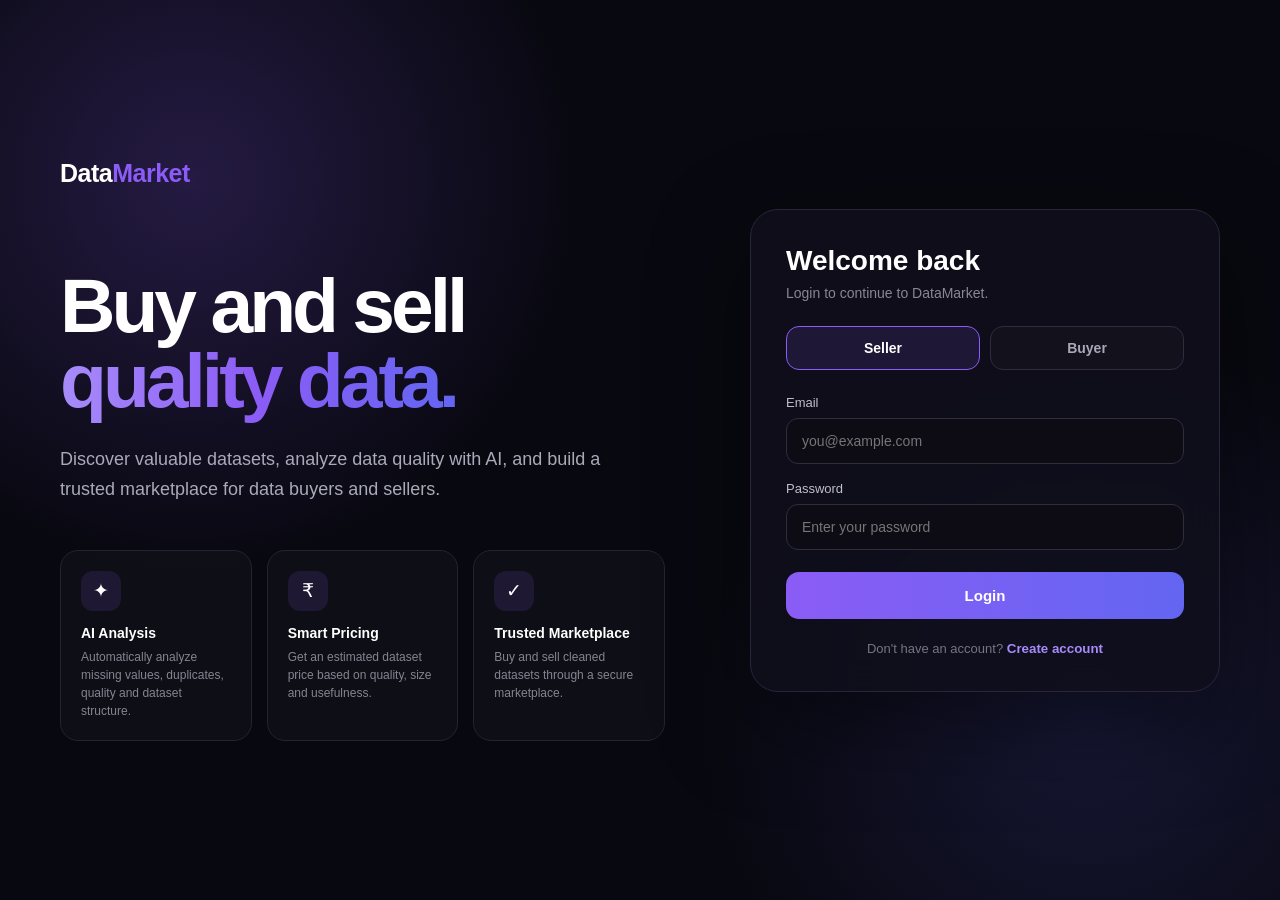
<file: frontend/seller.html>
<!DOCTYPE html>
<html lang="en">

<head>
    <meta charset="UTF-8">
    <meta name="viewport" content="width=device-width, initial-scale=1.0">
    <title>Seller Dashboard - DataMarket</title>

    <style>
        * {
            box-sizing: border-box;
            margin: 0;
            padding: 0;
            font-family: Arial, sans-serif;
        }

        body {
            background: #eeedefd6;
            color: #01050f;
        }

        .dashboard {
            display: flex;
            min-height: 100vh;
        }

        /* ================= SIDEBAR ================= */
        .sidebar {
            width: 280px;
            background: #101827;
            color: white;
            padding: 28px 18px;
            position: fixed;
            left: 0;
            top: 0;
            bottom: 0;
        }

        .logo {
            margin-bottom: 45px;
        }

        .logo h2 {
            font-size: 26px;
        }

        .logo small {
            display: block;
            color: #aab3c5;
            margin-top: 8px;
        }

        .nav {
            display: flex;
            flex-direction: column;
            gap: 10px;
        }

        .nav a {
            text-decoration: none;
            color: #cbd5e1;
            padding: 15px 16px;
            border-radius: 9px;
            display: block;
        }

        .nav a:hover,
        .nav a.active {
            background: #2563eb;
            color: white;
        }

        .seller-info {
            position: absolute;
            bottom: 25px;
            left: 18px;
            right: 18px;
            border-top: 1px solid #273247;
            padding-top: 20px;
        }

        .seller-info strong {
            display: block;
            font-size: 15px;
        }

        .seller-info span {
            color: #94a3b8;
            font-size: 13px;
        }

        /* ================= MAIN ================= */
        .main {
            margin-left: 280px;
            width: calc(100% - 280px);
            padding: 40px;
        }

        .top {
            display: flex;
            justify-content: space-between;
            align-items: center;
            margin-bottom: 30px;
        }

        .top h1 {
            font-size: 32px;
            margin-bottom: 7px;
        }

        .top p {
            color: #667085;
        }

        .upload-btn {
            background: #635bff;
            color: white;
            text-decoration: none;
            padding: 14px 22px;
            border-radius: 9px;
            font-weight: 600;
        }

        .upload-btn:hover {
            background: #5148e5;
        }

        /* ================= STATS ================= */
        .stats {
            display: grid;
            grid-template-columns: repeat(3, 1fr);
            gap: 18px;
            margin-bottom: 28px;
        }

        .stat {
            background: white;
            border: 1px solid #e5e7eb;
            border-radius: 14px;
            padding: 24px;
        }

        .stat-label {
            color: #667085;
            font-size: 14px;
            margin-bottom: 10px;
        }

        .stat-value {
            font-size: 30px;
            font-weight: 700;
        }

        /* ================= SECTION ================= */
        .section {
            background: white;
            border: 1px solid #e5e7eb;
            border-radius: 14px;
            padding: 25px;
        }

        .section-header {
            display: flex;
            justify-content: space-between;
            align-items: center;
            margin-bottom: 20px;
        }

        .section-header h2 {
            font-size: 21px;
        }

        .refresh {
            border: none;
            background: #eef2ff;
            color: #4338ca;
            padding: 9px 15px;
            border-radius: 8px;
            cursor: pointer;
            font-weight: 600;
        }

        /* ================= DATASET ================= */
        .dataset {
            border: 1px solid #e5e7eb;
            border-radius: 12px;
            padding: 20px;
            margin-bottom: 15px;
        }

        .dataset-top {
            display: flex;
            justify-content: space-between;
            align-items: flex-start;
            margin-bottom: 16px;
        }

        .dataset-name {
            font-size: 19px;
            font-weight: 700;
            margin-bottom: 6px;
        }

        .dataset-file {
            color: #667085;
            font-size: 13px;
        }

        .status {
            background: #ecfdf3;
            color: #087443;
            padding: 7px 12px;
            border-radius: 20px;
            font-size: 12px;
            font-weight: 600;
        }

        .waiting {
            background: #fff7ed;
            color: #c2410c;
        }

        .dataset-details {
            display: grid;
            grid-template-columns: repeat(4, 1fr);
            gap: 15px;
            margin-bottom: 18px;
        }

        .detail {
            background: #f8fafc;
            padding: 13px;
            border-radius: 9px;
        }

        .detail span {
            display: block;
            color: #667085;
            font-size: 12px;
            margin-bottom: 5px;
        }

        .detail strong {
            font-size: 16px;
        }

        /* ================= BUTTONS ================= */
        .dataset-actions {
            display: flex;
            gap: 10px;
            flex-wrap: wrap;
        }

        .action-btn {
            border: none;
            padding: 10px 15px;
            border-radius: 8px;
            cursor: pointer;
            font-weight: 600;
        }

        .download {
            background: #eef2ff;
            color: #4338ca;
        }

        .publish {
            background: #059669;
            color: white;
        }

        .publish:hover {
            background: #047857;
        }

        .view {
            background: #f3f2f7;
            color: #334155;
        }

        .delete {
            background: #f0f3f4;
            color: #b42318;
            border: 1px solid #fecaca;
        }

        .delete:hover {
            background: #fee2e2;
        }

        /* ================= EMPTY ================= */
        .empty {
            text-align: center;
            padding: 55px 20px;
            color: #667085;
        }

        .empty-icon {
            font-size: 45px;
            margin-bottom: 15px;
        }

        .empty h3 {
            color: #172033;
            margin-bottom: 8px;
        }

        /* ================= RESPONSIVE ================= */
        @media(max-width: 900px) {
            .sidebar {
                width: 220px;
            }

            .main {
                margin-left: 220px;
                width: calc(100% - 220px);
                padding: 25px;
            }

            .stats {
                grid-template-columns: 1fr;
            }

            .dataset-details {
                grid-template-columns: repeat(2, 1fr);
            }
        }

        @media(max-width: 650px) {
            .sidebar {
                display: none;
            }

            .main {
                margin-left: 0;
                width: 100%;
                padding: 20px;
            }

            .top {
                flex-direction: column;
                align-items: flex-start;
                gap: 20px;
            }

            .dataset-details {
                grid-template-columns: 1fr;
            }
        }
        
/* ===== RIGHT SIDE: PREMIUM PURPLE DASHBOARD ===== */

.main {
    background:
        radial-gradient(ellipse at 90% 0%, rgba(139, 92, 246, 0.13), transparent 35%),
        linear-gradient(135deg, #f4f2ff, #f7f8fd 60%, #eef2ff) !important;
    min-height: 100vh;
}

/* Header */
.top h1 {
    color: #25203f !important;
    letter-spacing: -1px;
}

.top p {
    color: #77738f !important;
}

/* Top statistic cards */
.stat {
    background: linear-gradient(145deg, #ffffff, #f9f7ff) !important;
    border: 1px solid #e4defb !important;
    border-radius: 18px !important;
    box-shadow: 0 8px 25px rgba(79, 55, 145, 0.08) !important;
    position: relative;
    overflow: hidden;
}

.stat::before {
    content: "";
    position: absolute;
    left: 0;
    top: 0;
    width: 5px;
    height: 100%;
    background: linear-gradient(180deg, #a78bfa, #6d4ce5);
}

.stat-label {
    color: #77738f !important;
}

.stat-value {
    color: #292044 !important;
    font-size: 32px;
}

/* My Datasets outer panel */
.section {
    background: rgba(255, 255, 255, 0.88) !important;
    border: 1px solid #e5e0f6 !important;
    border-radius: 19px !important;
    box-shadow: 0 10px 32px rgba(64, 46, 112, 0.07) !important;
    backdrop-filter: blur(8px);
}

.section-header h2 {
    color: #292044 !important;
}

/* Individual dataset card */
.dataset {
    background: linear-gradient(135deg, #ffffff, #fbfaff) !important;
    border: 1px solid #e3def4 !important;
    border-radius: 15px !important;
    box-shadow: 0 4px 16px rgba(64, 46, 112, 0.04);
    transition: all 0.22s ease;
}

.dataset:hover {
    border-color: #b8a5f4 !important;
    box-shadow: 0 10px 26px rgba(109, 76, 229, 0.10);
    transform: translateY(-2px);
}

.dataset-name {
    color: #292044 !important;
}

.dataset-file {
    color: #77738f !important;
}

/* Details inside dataset */
.detail {
    background: #f4f2fc !important;
    border: 1px solid #eae6f8 !important;
    border-radius: 11px !important;
}

.detail span {
    color: #77738f !important;
}

.detail strong {
    color: #30264d !important;
}

/* Refresh button */
.refresh {
    background: #eee9ff !important;
    color: #6344c8 !important;
    border: 1px solid #ded4ff !important;
    border-radius: 10px !important;
}

.refresh:hover {
    background: #e3d9ff !important;
}

/* Buttons */
.download {
    background: #eeeaff !important;
    color: #6045c6 !important;
    border: 1px solid #dfd6ff !important;
}

.view {
    background: #edf2ff !important;
    color: #36538a !important;
    border: 1px solid #dce5fa !important;
}

.publish {
    background: linear-gradient(120deg, #139b78, #087d65) !important;
    color: #ffffff !important;
}

.delete {
    background: #fff0f1 !important;
    color: #b52d43 !important;
    border: 1px solid #ffd4da !important;
}

/* Keep status readable */
.status {
    background: #e1f8ed !important;
    color: #11734d !important;
}

.waiting {
    background: #fff1dc !important;
    color: #9b5a08 !important;
}

/* Avoid content spilling off screen */
.main,
.section,
.dataset {
    min-width: 0;
}

.dataset-details {
    grid-template-columns: repeat(4, minmax(0, 1fr));
}

@media (max-width: 1050px) {
    .dataset-details {
        grid-template-columns: repeat(2, minmax(0, 1fr));
    }
}

@media (max-width: 650px) {
    .dataset-details {
        grid-template-columns: repeat(2, minmax(0, 1fr));
    }
}

    </style>
</head>

<body>

    <div class="dashboard">

        <!-- SIDEBAR -->
        <aside class="sidebar">
            <div class="logo">
                <h2>DataMarket</h2>
                <small>AI Dataset Marketplace</small>
            </div>

            <nav class="nav">
                <a href="seller.html" class="active">🏠 Dashboard</a>
                <a href="upload.html">＋ Upload Dataset</a>
                <a href="seller.html">▣ My Datasets</a>
            </nav>

            <div class="seller-info">
                <strong>Seller</strong>
                <span>Dataset Creator</span>
            </div>
        </aside>

        <!-- MAIN CONTENT -->
        <main class="main">

            <!-- HEADER -->
            
<div class="top">
    <div>
        <h1>Seller Dashboard</h1>
        <p>Manage your AI-analyzed datasets and marketplace listings.</p>
    </div>

    <div style="display:flex; gap:10px; flex-wrap:wrap;">
        <a href="index.html"
           class="upload-btn"
           style="background:#475569;">
            🏠 Home
        </a>

        <a href="upload.html" class="upload-btn">
            + Upload Dataset
        </a>

        <button type="button"
                class="upload-btn"
                style="border:none; cursor:pointer; background:#dc2626;"
                onclick="sellerLogout()">
            Logout
        </button>
    </div>
</div>


            <!-- STATS -->
            <div class="stats">
                <div class="stat">
                    <div class="stat-label">Total Datasets</div>
                    <div class="stat-value" id="totalDatasets">0</div>
                </div>

                <div class="stat">
                    <div class="stat-label">Published</div>
                    <div class="stat-value" id="publishedDatasets">0</div>
                </div>

                <div class="stat">
                    <div class="stat-label">Marketplace Value</div>
                    <div class="stat-value" id="totalValue">$0.00</div>
                </div>
            </div>

            <!-- DATASETS LIST -->
            <section class="section">
                <div class="section-header">
                    <h2>My Datasets</h2>
                    <button class="refresh" onclick="loadDatasets()">↻ Refresh</button>
                </div>

                <div id="datasetList">
                    <div class="empty">
                        <div class="empty-icon">📊</div>
                        <h3>Loading datasets...</h3>
                    </div>
                </div>
            </section>

        </main>

    </div>

    <script>
        const API = "http://127.0.0.1:8000";

        function escapeHtml(value) {
            if (value === null || value === undefined) return "";
            return String(value)
                .replace(/&/g, "&amp;")
                .replace(/</g, "&lt;")
                .replace(/>/g, "&gt;")
                .replace(/"/g, "&quot;")
                .replace(/'/g, "&#039;");
        }

        function getLocalPublishedStatus(id) {
            try {
                const publishedList = JSON.parse(localStorage.getItem("published_datasets") || "[]");
                return publishedList.includes(String(id));
            } catch (e) {
                return false;
            }
        }

        function setLocalPublishedStatus(id) {
            try {
                const publishedList = JSON.parse(localStorage.getItem("published_datasets") || "[]");
                const strId = String(id);
                if (!publishedList.includes(strId)) {
                    publishedList.push(strId);
                    localStorage.setItem("published_datasets", JSON.stringify(publishedList));
                }
            } catch (e) {
                console.error("Storage error:", e);
            }
        }

        async function loadDatasets() {
            const list = document.getElementById("datasetList");

            try {
                const token =
                    localStorage.getItem("access_token") ||
                    localStorage.getItem("authToken");

                if (!token) {
                    window.location.href = "index.html";
                    return;
                }

                const response = await fetch(`${API}/seller/datasets`, {
                    method: "GET",
                    headers: {
                        "Authorization": `Bearer ${token}`
                    }
                });

                const data = await response.json();

                if (!response.ok) {
                    throw new Error(data.detail || "Unable to load datasets.");
                }

                const datasets = data.datasets || [];

                let publishedCount = 0;
                let totalValue = 0;

                datasets.forEach(dataset => {
    const id = dataset.id || dataset.dataset_id;

    const isPublished =
        String(dataset.status || "").toLowerCase() === "published";

    if (isPublished) {
        publishedCount++;
    }

    totalValue += Number(
        dataset.seller_price ??
        dataset.price ??
        dataset.predicted_price ??
        0
    );
});

                document.getElementById("totalDatasets").textContent = datasets.length;
                document.getElementById("publishedDatasets").textContent = publishedCount;
                document.getElementById("totalValue").textContent = `$${totalValue.toFixed(2)}`;

                if (datasets.length === 0) {
                    list.innerHTML = `
                        <div class="empty">
                            <div class="empty-icon">📊</div>
                            <h3>No datasets yet</h3>
                            <p>Upload your first dataset to start analyzing and selling.</p>
                        </div>
                    `;
                    return;
                }

                list.innerHTML = datasets.map(dataset => {
                    const id = escapeHtml(dataset.id || dataset.dataset_id || "");

const isPublished =
    String(dataset.status || "").toLowerCase() === "published";

const statusClass = isPublished
    ? "status"
    : "status waiting";

const statusText = isPublished
    ? "Published"
    : "Waiting for Publish";
                    return `
                        <div class="dataset">
                            <div class="dataset-top">
                                <div>
                                    <div class="dataset-name">
                                        ${escapeHtml(dataset.name || "Unnamed Dataset")}
                                    </div>
                                    <div class="dataset-file">
                                        Original file: ${escapeHtml(dataset.original_filename || "-")}<br>
                                        Category: ${escapeHtml(dataset.category || "-")}
                                    </div>
                                </div>
                                <span class="${statusClass}">${statusText}</span>
                            </div>

                            <div class="dataset-details">
                                <div class="detail">
                                    <span>Original Rows</span>
                                    <strong>${dataset.original_rows ?? dataset.rows ?? 0}</strong>
                                </div>

                                <div class="detail">
                                    <span>Cleaned Rows</span>
                                    <strong>${dataset.cleaned_rows ?? dataset.rows ?? 0}</strong>
                                </div>

                                <div class="detail">
                                    <span>Quality</span>
                                    <strong>${dataset.quality_score ?? 0}%</strong>
                                </div>

                                <div class="detail">
                                    <span>AI Price</span>
                                    <strong>$${Number(
                                        dataset.seller_price ??
dataset.price ??
dataset.predicted_price ??
dataset.recommended_price ??
0
                                    ).toFixed(2)}</strong>
                                </div>
                            </div>

                            <div class="dataset-actions">
                                ${!isPublished ? `
                                    <button class="action-btn publish" onclick="publishDataset('${id}')">
                                        🚀 Publish Now
                                    </button>
                                ` : ''}
                                <button class="action-btn download" onclick="downloadDataset('${id}')">
                                    ⬇ Download Cleaned CSV
                                </button>
                                <button class="action-btn view" onclick="viewAnalysis('${id}')">
                                    👁 View Analysis
                                </button>
                                <button class="action-btn delete" onclick="deleteDataset('${id}')">
                                    🗑 Delete
                                </button>
                            </div>
                        </div>
                    `;
                }).join("");

            } catch (error) {
                console.error(error);
                list.innerHTML = `
                    <div class="empty">
                        <div class="empty-icon">⚠️</div>
                        <h3>Unable to load datasets</h3>
                        <p>Make sure the FastAPI backend is running on port 8000.</p>
                    </div>
                `;
            }
        }

        
    async function publishDataset(id) {
        const token =
            localStorage.getItem("access_token") ||
            localStorage.getItem("authToken");

        if (!token) {
            alert("Please login first.");
            return;
        }

        if (!id) {
            alert("Dataset ID not found.");
            return;
        }

        const sellerPrice = prompt(
            "Enter your selling price (USD):",
            "4.00"
        );

        if (sellerPrice === null) return;

        const price = Number(sellerPrice);

        if (!Number.isFinite(price) || price < 3 || price > 500) {
            alert("Price must be between $3 and $500.");
            return;
        }

        if (!confirm(`Publish this dataset for $${price.toFixed(2)}?`)) {
            return;
        }

        try {
            const response = await fetch(
                `${API}/publish-dataset/${encodeURIComponent(id)}`,
                {
                    method: "POST",
                    headers: {
                        "Authorization": `Bearer ${token}`,
                        "Content-Type": "application/json"
                    },
                    body: JSON.stringify({
                        seller_price: price
                    })
                }
            );

            const data = await response.json().catch(() => ({}));

            if (!response.ok) {
                throw new Error(data.detail || "Failed to publish dataset.");
            }

            alert("Dataset published successfully!");
            await loadDatasets();

        } catch (error) {
            console.error("Publish Error:", error);
            alert(error.message || "Unable to publish dataset.");
        }
    }

        async function downloadDataset(id) {
            const token =
                localStorage.getItem("access_token") ||
                localStorage.getItem("authToken");

            if (!token) {
                alert("Please login first.");
                window.location.href = "index.html";
                return;
            }

            try {
                const response = await fetch(
                    `${API}/download-cleaned/${encodeURIComponent(id)}`,
                    { headers: { "Authorization": `Bearer ${token}` } }
                );

                if (!response.ok) {
                    const data = await response.json().catch(() => ({}));
                    throw new Error(data.detail || "Unable to download dataset.");
                }

                const blob = await response.blob();
                const url = URL.createObjectURL(blob);
                const a = document.createElement("a");
                a.href = url;
                a.download = "cleaned_dataset.csv";
                document.body.appendChild(a);
                a.click();
                a.remove();
                URL.revokeObjectURL(url);

            } catch (error) {
                console.error(error);
                alert(error.message || "Unable to download dataset.");
            }
        }

        async function viewAnalysis(id) {
            try {
                const response = await fetch(`${API}/dataset/${id}`);
                const data = await response.json();

                if (!response.ok) {
                    throw new Error(data.detail || "Unable to open dataset.");
                }

                sessionStorage.setItem("analysisResult", JSON.stringify(data));
                window.location.href = "analysis.html";
            } catch (error) {
                console.error(error);
                alert(error.message || "Unable to open analysis.");
            }
        }

        async function deleteDataset(id) {
            const confirmed = confirm("Are you sure you want to delete this dataset?");
            if (!confirmed) return;

            const token =
                localStorage.getItem("access_token") ||
                localStorage.getItem("authToken");

            if (!token) {
                alert("Please login first.");
                window.location.href = "index.html";
                return;
            }

            try {
                const response = await fetch(
                    `${API}/delete-dataset/${encodeURIComponent(id)}`,
                    {
                        method: "DELETE",
                        headers: { "Authorization": `Bearer ${token}` }
                    }
                );

                const data = await response.json().catch(() => ({}));

                if (!response.ok) {
                    throw new Error(data.detail || "Unable to delete dataset.");
                }

                let publishedList = JSON.parse(
                    localStorage.getItem("published_datasets") || "[]"
                );

                publishedList = publishedList.filter(
                    item => item !== String(id)
                );

                localStorage.setItem(
                    "published_datasets",
                    JSON.stringify(publishedList)
                );

                alert("Dataset deleted successfully.");
                await loadDatasets();

            } catch (error) {
                console.error(error);
                alert(error.message || "Unable to delete dataset.");
            }
        }

        document.addEventListener("DOMContentLoaded", loadDatasets);
        
function sellerLogout() {
    if (!confirm("Are you sure you want to logout?")) {
        return;
    }

    localStorage.removeItem("access_token");
    localStorage.removeItem("authToken");
    sessionStorage.removeItem("access_token");
    sessionStorage.removeItem("authToken");

    window.location.href = "index.html";
}

    </script>

</body>

</html>
</file>
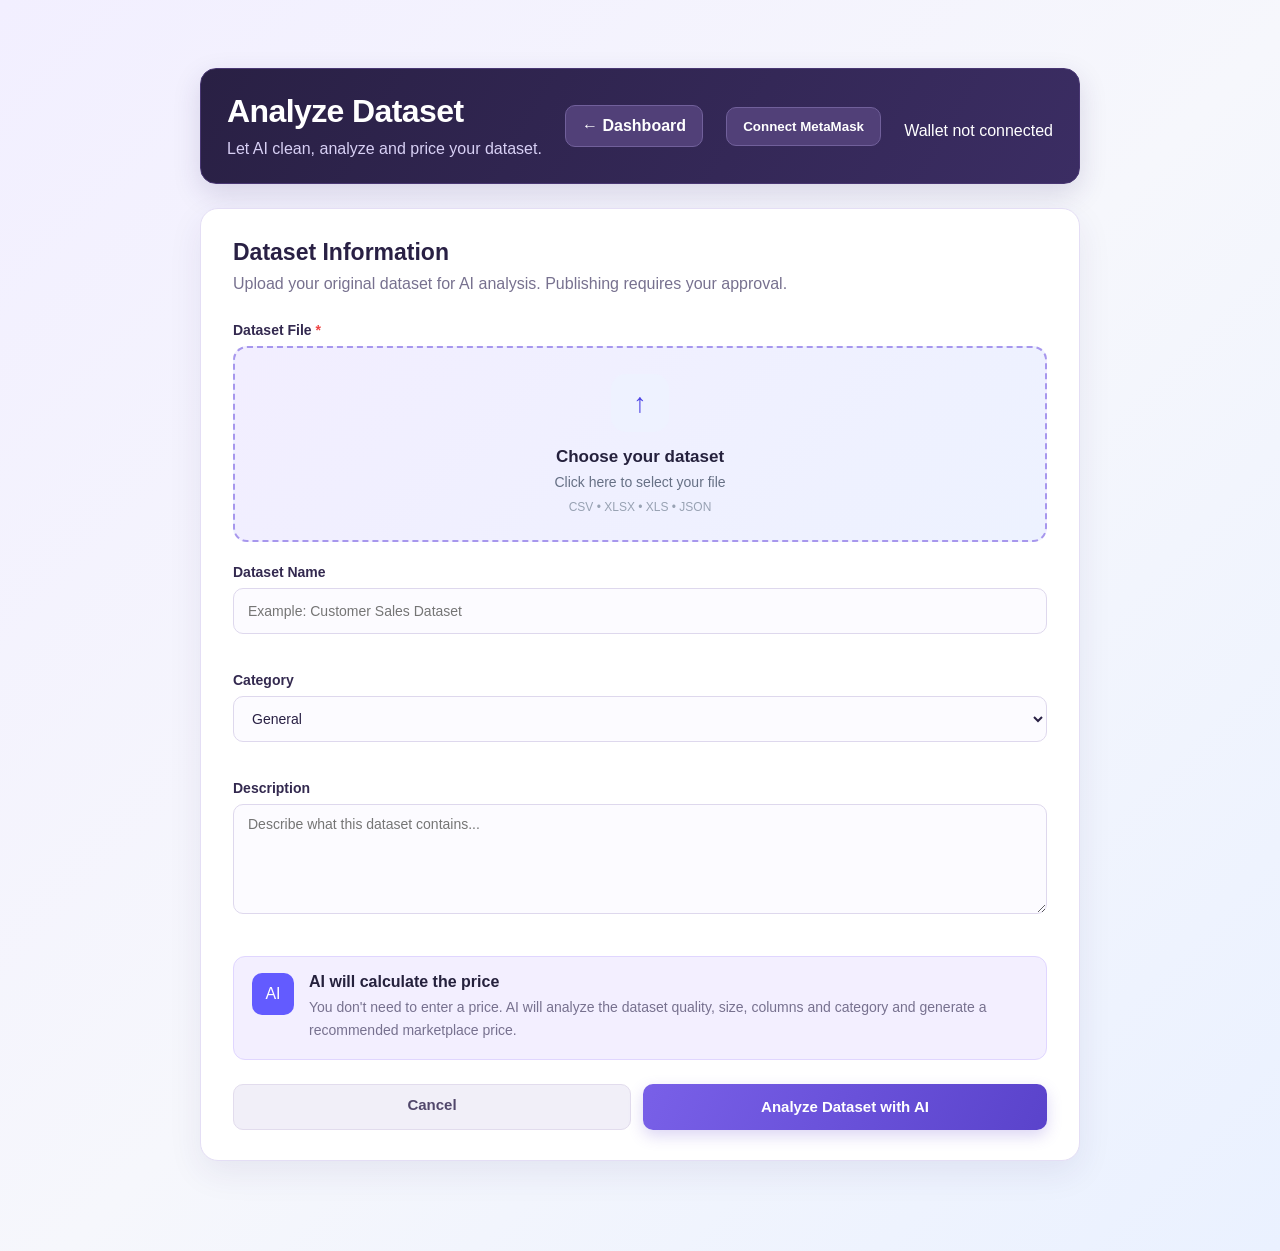
<file: frontend/upload.html>
<!DOCTYPE html>
<html lang="en">

<head>
    <meta charset="UTF-8">

    <meta
        name="viewport"
        content="width=device-width, initial-scale=1.0"
    >

    <title>Analyze Dataset - DataMarket</title>

    <style>

        * {
            box-sizing: border-box;
            margin: 0;
            padding: 0;
            font-family: Arial, sans-serif;
        }

        body {
            min-height: 100vh;
            background:
                linear-gradient(
                    135deg,
                    #f8faff 0%,
                    #eef2ff 100%
                );
            color: #172033;
        }

        .page {
            max-width: 1000px;
            margin: 0 auto;
            padding: 40px 20px;
        }

        .topbar {
            display: flex;
            justify-content: space-between;
            align-items: center;
            margin-bottom: 30px;
        }

        .brand h1 {
            font-size: 30px;
            margin-bottom: 6px;
        }

        .brand p {
            color: #667085;
        }

        .back-btn {
            text-decoration: none;
            background: white;
            color: #344054;
            padding: 11px 18px;
            border-radius: 9px;
            border: 1px solid #d0d5dd;
            font-weight: 600;
        }

        .card {
            background: white;
            border: 1px solid #e4e7ec;
            border-radius: 18px;
            padding: 30px;
            box-shadow:
                0 8px 30px
                rgba(16, 24, 40, 0.06);
            margin-bottom: 20px;
        }

        .card h2 {
            font-size: 21px;
            margin-bottom: 7px;
        }

        .card-subtitle {
            color: #667085;
            margin-bottom: 25px;
        }

        .form-group {
            margin-bottom: 22px;
        }

        label {
            display: block;
            font-size: 14px;
            font-weight: 700;
            margin-bottom: 8px;
        }

        .required {
            color: #ef4444;
        }

        input,
        select,
        textarea {
            width: 100%;
            border: 1px solid #d0d5dd;
            border-radius: 10px;
            padding: 13px 14px;
            font-size: 15px;
            outline: none;
            background: white;
        }

        input:focus,
        select:focus,
        textarea:focus {
            border-color: #635bff;
            box-shadow:
                0 0 0 3px
                rgba(99, 91, 255, 0.10);
        }

        textarea {
            min-height: 120px;
            resize: vertical;
        }

        .drop-zone {
            border: 2px dashed #c7d2fe;
            background: #f8faff;
            border-radius: 15px;
            padding: 42px 25px;
            text-align: center;
            cursor: pointer;
            transition: .2s;
        }

        .drop-zone:hover {
            border-color: #635bff;
            background: #f5f3ff;
        }

        .upload-icon {
            width: 58px;
            height: 58px;
            display: flex;
            align-items: center;
            justify-content: center;
            margin: 0 auto 15px;
            border-radius: 15px;
            background: #eef2ff;
            color: #4f46e5;
            font-size: 27px;
        }

        .drop-title {
            font-size: 17px;
            font-weight: 700;
            margin-bottom: 7px;
        }

        .drop-text {
            color: #667085;
            font-size: 14px;
            margin-bottom: 10px;
        }

        .formats {
            color: #98a2b3;
            font-size: 12px;
        }

        .selected-file {
            display: none;
            margin-top: 12px;
            background: #ecfdf3;
            border: 1px solid #a7f3d0;
            color: #047857;
            padding: 12px 14px;
            border-radius: 9px;
            font-weight: 600;
        }

        .ai-box {
            display: flex;
            gap: 15px;
            align-items: flex-start;
            background: linear-gradient(
                135deg,
                #eef2ff,
                #f5f3ff
            );
            border: 1px solid #c7d2fe;
            border-radius: 13px;
            padding: 18px;
            margin-top: 10px;
        }

        .ai-icon {
            width: 42px;
            height: 42px;
            flex-shrink: 0;
            display: flex;
            justify-content: center;
            align-items: center;
            background: #635bff;
            color: white;
            border-radius: 10px;
        }

        .ai-box strong {
            display: block;
            margin-bottom: 5px;
        }

        .ai-box p {
            color: #667085;
            font-size: 14px;
            line-height: 1.6;
        }

        .button-row {
            display: flex;
            gap: 12px;
            margin-top: 28px;
        }

        .button {
            flex: 1;
            min-height: 50px;
            border: none;
            border-radius: 10px;
            padding: 13px 20px;
            cursor: pointer;
            font-weight: 700;
            font-size: 15px;
            text-align: center;
            text-decoration: none;
        }

        .cancel-btn {
            background: #f2f4f7;
            color: #344054;
        }

        .analyze-btn {
            background: #635bff;
            color: white;
            box-shadow:
                0 6px 15px
                rgba(99, 91, 255, 0.25);
        }

        .analyze-btn:hover {
            background: #5148e5;
        }

        .analyze-btn:disabled {
            opacity: .65;
            cursor: not-allowed;
        }

        .error-box {
            display: none;
            margin-top: 18px;
            background: #fef3f2;
            border: 1px solid #fecdca;
            color: #b42318;
            border-radius: 10px;
            padding: 14px;
            line-height: 1.5;
        }

        .loading {
            display: none;
            margin-top: 20px;
            text-align: center;
            color: #4f46e5;
            font-weight: 700;
        }

        @media(max-width: 700px) {

            .page {
                padding: 20px 14px;
            }

            .topbar {
                flex-direction: column;
                align-items: flex-start;
                gap: 15px;
            }

            .card {
                padding: 20px;
            }

            .button-row {
                flex-direction: column;
            }
        }
        

/* ===== DATAMARKET: MODERN UPLOAD PAGE REDESIGN ===== */

body {
    background: linear-gradient(135deg, #f2efff 0%, #f6f7fc 52%, #eaf1ff 100%) !important;
    color: #25213d !important;
}

/* Center and constrain the page */
.page {
    width: min(920px, calc(100% - 36px)) !important;
    max-width: 920px !important;
    margin: 28px auto 50px !important;
}

/* Compact, aligned header */
.topbar {
    display: flex !important;
    align-items: center !important;
    justify-content: space-between !important;
    gap: 20px !important;
    flex-wrap: wrap !important;
    padding: 22px 26px !important;
    margin-bottom: 24px !important;
    background: linear-gradient(120deg, #292044, #3b2d63) !important;
    border: 1px solid #493773 !important;
    border-radius: 16px !important;
    box-shadow: 0 10px 28px rgba(47, 34, 91, .15) !important;
}

.brand {
    min-width: 0;
}

.brand h1 {
    color: #ffffff !important;
    font-size: clamp(25px, 3vw, 32px) !important;
    line-height: 1.25 !important;
    margin: 0 0 6px !important;
    letter-spacing: -.6px;
}

.brand p {
    color: #d8d0f5 !important;
    margin: 0 !important;
    line-height: 1.5;
}

.back-btn {
    flex-shrink: 0;
    background: #514078 !important;
    color: #ffffff !important;
    border: 1px solid #71609b !important;
    border-radius: 10px !important;
    padding: 11px 16px !important;
    text-decoration: none;
}

.back-btn:hover {
    background: #66518f !important;
}

/* Main form */
.card {
    padding: 30px 32px !important;
    margin: 0 auto !important;
    background: #ffffff !important;
    border: 1px solid #e4def5 !important;
    border-radius: 18px !important;
    box-shadow: 0 12px 34px rgba(52, 40, 98, .08) !important;
}

.card h1,
.card h2 {
    color: #292044 !important;
    font-size: 23px !important;
    margin-bottom: 5px;
}

.card h3,
.card label {
    color: #33294f !important;
}

.card p {
    color: #77718f !important;
    line-height: 1.65;
}

/* File upload zone — shorter and more polished */
.drop-zone {
    min-height: 185px !important;
    padding: 26px 20px !important;
    display: flex;
    flex-direction: column;
    justify-content: center;
    align-items: center;
    text-align: center;
    background: linear-gradient(135deg, #f2eeff, #edf2ff) !important;
    border: 2px dashed #a797ed !important;
    border-radius: 14px !important;
    transition: background .2s, border-color .2s, transform .2s;
}

.drop-zone:hover {
    background: linear-gradient(135deg, #e9e1ff, #e4ecff) !important;
    border-color: #765be0 !important;
    transform: translateY(-1px);
}

.drop-zone p,
.drop-zone span {
    color: #645587 !important;
}

/* AI information panel */
.ai-box {
    padding: 16px 18px !important;
    background: #f3efff !important;
    border: 1px solid #e0d6ff !important;
    border-radius: 12px !important;
}

/* Inputs */
input,
select,
textarea {
    width: 100%;
    min-height: 46px;
    padding: 11px 14px !important;
    background: #fcfbff !important;
    color: #292044 !important;
    border: 1px solid #ded8ed !important;
    border-radius: 10px !important;
    font-size: 14px;
    transition: border-color .2s, box-shadow .2s;
}

textarea {
    min-height: 110px;
    resize: vertical;
}

input:focus,
select:focus,
textarea:focus {
    outline: none;
    border-color: #8b73e8 !important;
    box-shadow: 0 0 0 3px rgba(123, 94, 224, .12);
}

/* Form spacing */
.card label {
    display: block;
    margin-bottom: 8px;
    font-weight: 600;
}

.card input,
.card select,
.card textarea {
    margin-bottom: 16px;
}

/* Buttons */
.button-row {
    display: flex;
    align-items: center;
    justify-content: flex-end;
    flex-wrap: wrap;
    gap: 12px;
    margin-top: 24px;
}

.analyze-btn {
    min-height: 46px;
    padding: 12px 22px !important;
    background: linear-gradient(115deg, #7960e8, #5a43cb) !important;
    color: #ffffff !important;
    border: none !important;
    border-radius: 10px !important;
    font-weight: 700;
    box-shadow: 0 6px 15px rgba(95, 68, 204, .22);
    transition: transform .2s, box-shadow .2s;
}

.analyze-btn:hover {
    transform: translateY(-2px);
    box-shadow: 0 9px 20px rgba(95, 68, 204, .28);
}

.cancel-btn {
    min-height: 46px;
    padding: 11px 18px !important;
    background: #f1eff8 !important;
    color: #51476b !important;
    border: 1px solid #e2dced !important;
    border-radius: 10px !important;
}

/* Mobile */
@media (max-width: 650px) {
    .page {
        width: calc(100% - 24px) !important;
        margin: 12px auto 28px !important;
    }

    .topbar {
        padding: 18px !important;
        gap: 14px !important;
    }

    .brand h1 {
        font-size: 25px !important;
    }

    .card {
        padding: 20px 17px !important;
    }

    .drop-zone {
        min-height: 155px !important;
    }

    .button-row {
        justify-content: stretch;
    }

    .button-row button,
    .button-row a {
        flex: 1 1 auto;
    }
}

    </style>
</head>


<body>

<div class="page">

    <div class="topbar">

        <div class="brand">

            <h1>
                Analyze Dataset
            </h1>

            <p>
                Let AI clean, analyze and price your dataset.
            </p>

        </div>

        <a
            href="seller.html"
            class="back-btn"
        >
            ← Dashboard
        </a>
<button
    type="button"
    id="connectWalletBtn"
    class="back-btn"
    style="cursor:pointer;"
>
    Connect MetaMask
</button>

<p id="walletStatus" style="margin-top:10px; color:#ffffff;">
    Wallet not connected
</p>
    </div>


    <div class="card">

        <h2>
            Dataset Information
        </h2>

        <p class="card-subtitle">
            Upload your original dataset for AI analysis.
            Publishing requires your approval.
        </p>


        <!-- FILE -->

        <div class="form-group">

            <label>
                Dataset File
                <span class="required">*</span>
            </label>

            <div
                class="drop-zone"
                id="dropZone"
            >

                <input
                    type="file"
                    id="datasetFile"
                    accept=".csv,.xlsx,.xls,.json"
                    hidden
                >

                <div class="upload-icon">
                    ↑
                </div>

                <div class="drop-title">
                    Choose your dataset
                </div>

                <div class="drop-text">
                    Click here to select your file
                </div>

                <div class="formats">
                    CSV • XLSX • XLS • JSON
                </div>

            </div>

            <div
                id="selectedFile"
                class="selected-file"
            >
            </div>

        </div>


        <!-- NAME -->

        <div class="form-group">

            <label>
                Dataset Name
            </label>

            <input
                type="text"
                id="datasetName"
                placeholder="Example: Customer Sales Dataset"
            >

        </div>


        <!-- CATEGORY -->

        <div class="form-group">

            <label>
                Category
            </label>

            <select id="category">

                <option value="General">
                    General
                </option>

                <option value="Business">
                    Business
                </option>

                <option value="Finance">
                    Finance
                </option>

                <option value="Marketing">
                    Marketing
                </option>

                <option value="Healthcare">
                    Healthcare
                </option>

                <option value="Technology">
                    Technology
                </option>

                <option value="Education">
                    Education
                </option>

                <option value="Ecommerce">
                    Ecommerce
                </option>

                <option value="Real Estate">
                    Real Estate
                </option>

            </select>

        </div>


        <!-- DESCRIPTION -->

        <div class="form-group">

            <label>
                Description
            </label>

            <textarea
                id="description"
                placeholder="Describe what this dataset contains..."
            ></textarea>

        </div>


        <!-- AI -->

        <div class="ai-box">

            <div class="ai-icon">
                AI
            </div>

            <div>

                <strong>
                    AI will calculate the price
                </strong>

                <p>
                    You don't need to enter a price.
                    AI will analyze the dataset quality,
                    size, columns and category and generate
                    a recommended marketplace price.
                </p>

            </div>

        </div>


        <!-- BUTTONS -->

        <div class="button-row">

            <a
                href="seller.html"
                class="button cancel-btn"
            >
                Cancel
            </a>

            <button
                type="button"
                id="analyzeButton"
                class="button analyze-btn"
            >
                Analyze Dataset with AI
            </button>

        </div>


        <div
            id="loading"
            class="loading"
        >
            🤖 AI is analyzing and cleaning your dataset...
        </div>


        <div
            id="errorBox"
            class="error-box"
        ></div>

    </div>

</div>


<script>

const API =
    "http://127.0.0.1:8000";


const fileInput =
    document.getElementById(
        "datasetFile"
    );


const dropZone =
    document.getElementById(
        "dropZone"
    );


const selectedFile =
    document.getElementById(
        "selectedFile"
    );


const analyzeButton =
    document.getElementById(
        "analyzeButton"
    );


const loading =
    document.getElementById(
        "loading"
    );


const errorBox =
    document.getElementById(
        "errorBox"
    );


/* =====================================================
   FILE SELECT
===================================================== */

dropZone.addEventListener(
    "click",
    function() {

        fileInput.click();

    }
);


fileInput.addEventListener(
    "change",
    function() {

        showSelectedFile();

    }
);


function showSelectedFile() {

    if (
        !fileInput.files ||
        !fileInput.files.length
    ) {

        selectedFile.style.display =
            "none";

        return;
    }


    const file =
        fileInput.files[0];


    selectedFile.textContent =
        "✓ Selected: " + file.name;


    selectedFile.style.display =
        "block";
}


/* =====================================================
   ANALYZE
===================================================== */

analyzeButton.addEventListener(
    "click",
    analyzeDataset
);


async function analyzeDataset() {

    hideError();


    /* File check */

    if (
        !fileInput.files ||
        !fileInput.files.length
    ) {

        showError(
            "Please select a CSV, Excel or JSON dataset first."
        );

        return;
    }


    const file =
        fileInput.files[0];


    /* FormData */

    const formData =
        new FormData();


    formData.append(
        "file",
        file
    );


    formData.append(
        "dataset_name",
        document.getElementById(
            "datasetName"
        ).value.trim()
    );


    formData.append(
        "category",
        document.getElementById(
            "category"
        ).value
    );


    formData.append(
        "description",
        document.getElementById(
            "description"
        ).value.trim()
    );


    /* Loading */

    analyzeButton.disabled =
        true;

    analyzeButton.textContent =
        "Analyzing...";

    loading.style.display =
        "block";


    try {

        /*
         IMPORTANT:
         This endpoint ONLY analyzes.
         It does NOT publish.
        */

        /* =================================================
           AUTHENTICATION
           The backend protects /analyze-dataset, so the
           currently logged-in seller token must be sent.
        ================================================= */

        const token =
            localStorage.getItem("authToken");

        if (!token) {

            throw new Error(
                "Login session not found. Please login again."
            );
        }


        const response =
            await fetch(
                `${API}/analyze-dataset`,
                {
                    method: "POST",

                    headers: {
                        "Authorization":
                            `Bearer ${token}`
                    },

                    body: formData
                }
            );


        const responseText =
            await response.text();


        let data;


        try {

            data =
                JSON.parse(
                    responseText
                );

        } catch {

            throw new Error(
                "Backend returned an invalid response. " +
                "Check that FastAPI is running."
            );

        }


        if (!response.ok) {

            if (response.status === 401) {

                localStorage.removeItem("authToken");
                localStorage.removeItem("userRole");
                localStorage.removeItem("currentUser");

                throw new Error(
                    "Your login session is invalid or expired. Please login again."
                );
            }

            if (response.status === 403) {

                throw new Error(
                    data.detail ||
                    "Seller account required."
                );
            }

            throw new Error(
                data.detail ||
                "Dataset analysis failed."
            );

        }


        if (
            !data.success ||
            !data.dataset
        ) {

            throw new Error(
                "Analysis result was not returned by the backend."
            );

        }


        /*
         Save analysis only in session.
         Seller must approve on analysis.html.
        */

        sessionStorage.setItem(
            "analysisResult",
            JSON.stringify(data)
        );


        /* Go to analysis page */

        window.location.href =
            "analysis.html";

    }

    catch (error) {

        console.error(
            "ANALYZE ERROR:",
            error
        );

        showError(
            error.message ||
            "Something went wrong while analyzing the dataset."
        );

        if (
            error.message &&
            (
                error.message.includes("Login session not found") ||
                error.message.includes("invalid or expired")
            )
        ) {

            setTimeout(
                function() {
                    window.location.href = "index.html";
                },
                1200
            );
        }

    }

    finally {

        analyzeButton.disabled =
            false;

        analyzeButton.textContent =
            "Analyze Dataset with AI";

        loading.style.display =
            "none";
    }

}


/* =====================================================
   ERROR
===================================================== */

function showError(message) {

    errorBox.textContent =
        message;

    errorBox.style.display =
        "block";
}


function hideError() {

    errorBox.textContent =
        "";

    errorBox.style.display =
        "none";
}

let connectedWallet = null;

document.getElementById("connectWalletBtn").addEventListener("click", async function () {
    try {
        if (!window.ethereum) {
            alert("MetaMask install karo aur browser mein enable karo.");
            return;
        }

        const accounts = await window.ethereum.request({
            method: "eth_requestAccounts"
        });

        connectedWallet = accounts[0];

        document.getElementById("walletStatus").textContent =
            "Connected: " + connectedWallet;

        console.log("========== ETHEREUM WALLET ==========");
        console.log("Connected wallet:", connectedWallet);
        console.log("=====================================");
    } catch (error) {
        console.error("MetaMask connection failed:", error);
        alert("Wallet connect nahi hua. MetaMask mein request approve karo.");
    }
});
</script>

</body>

</html>
</file>
